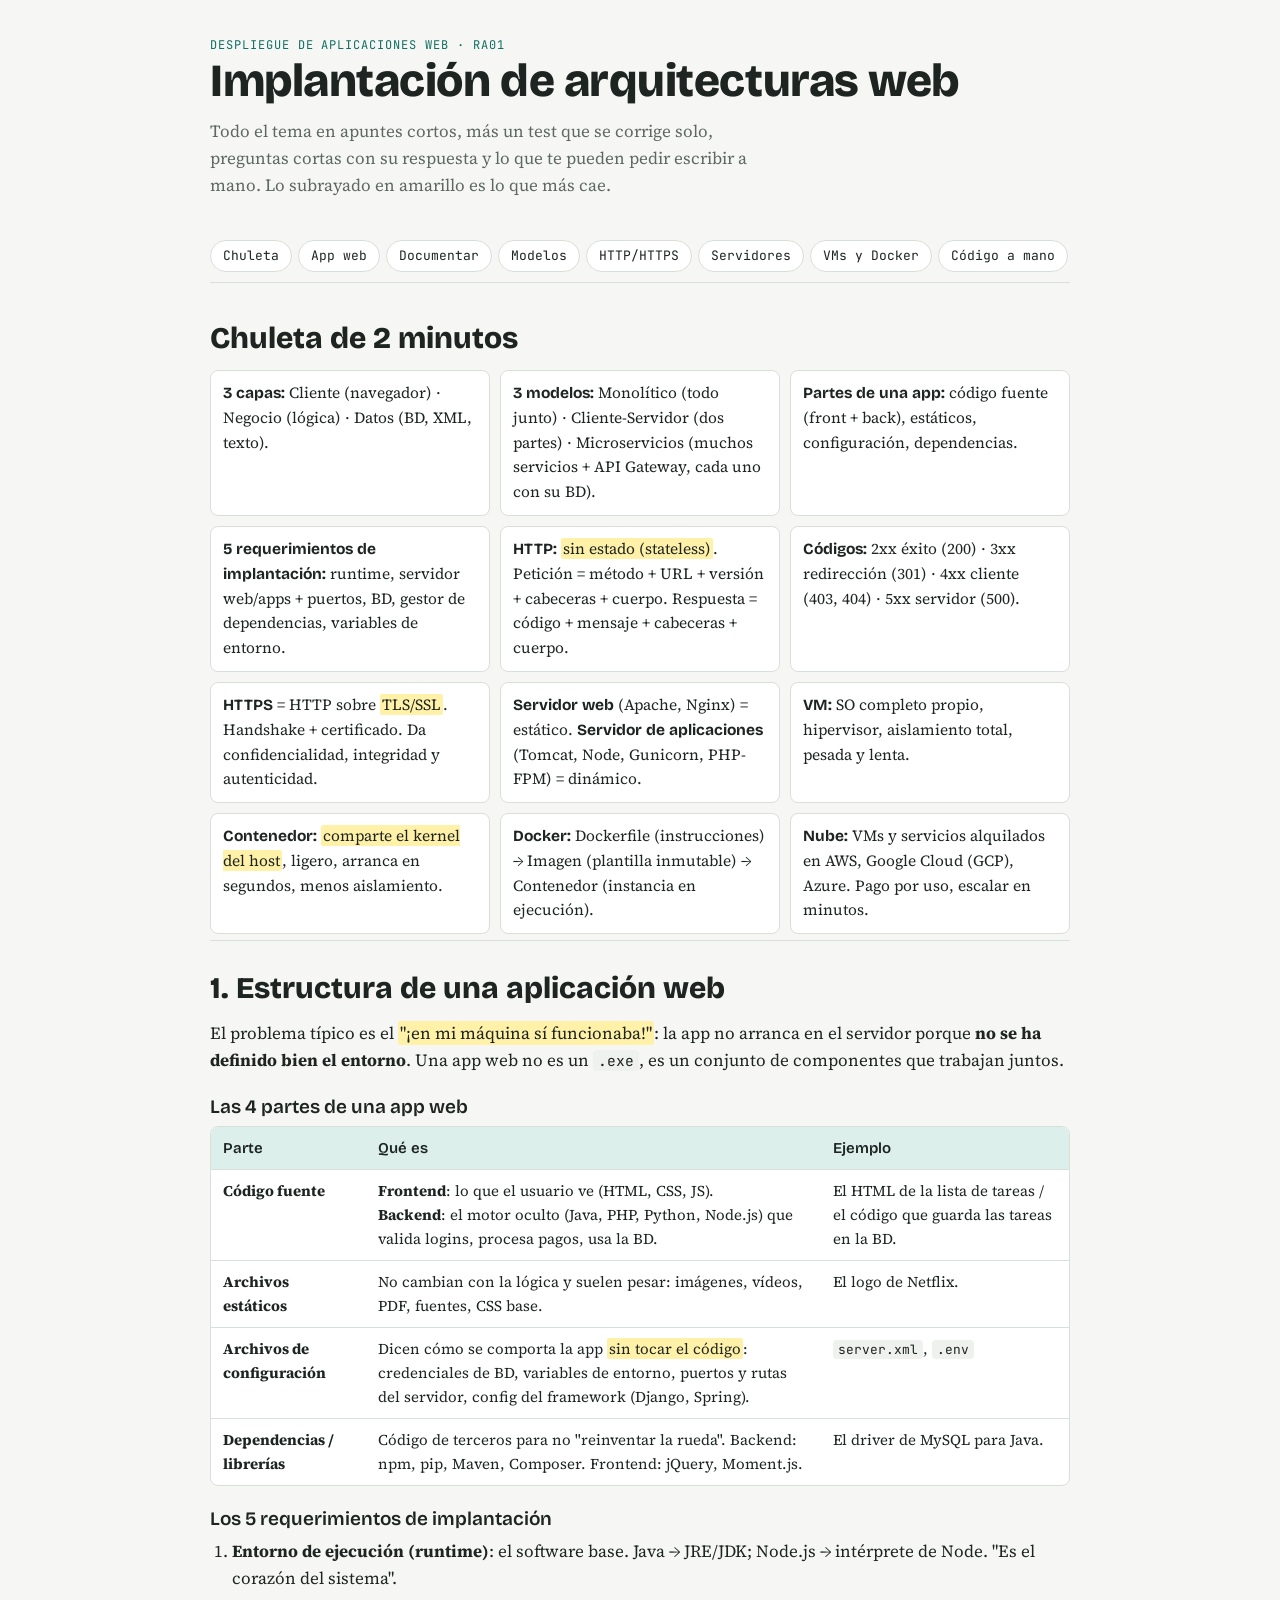
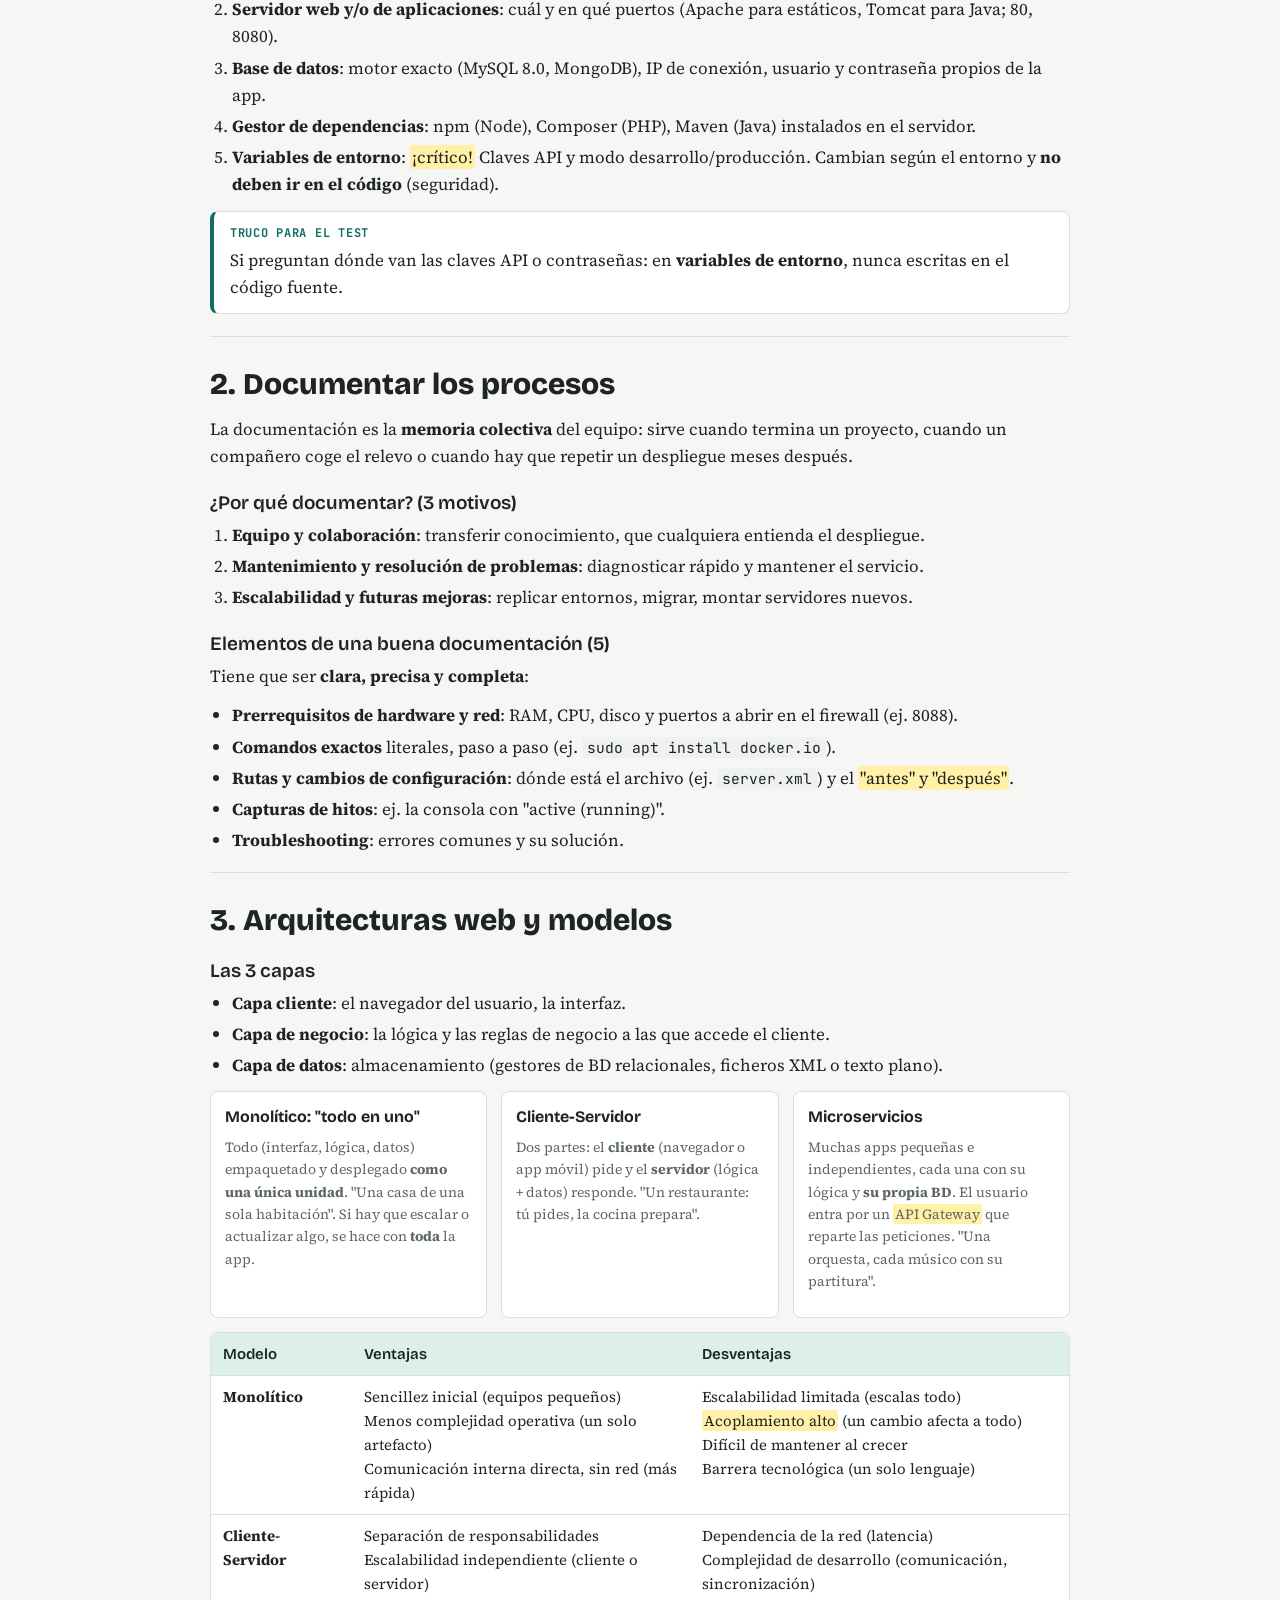
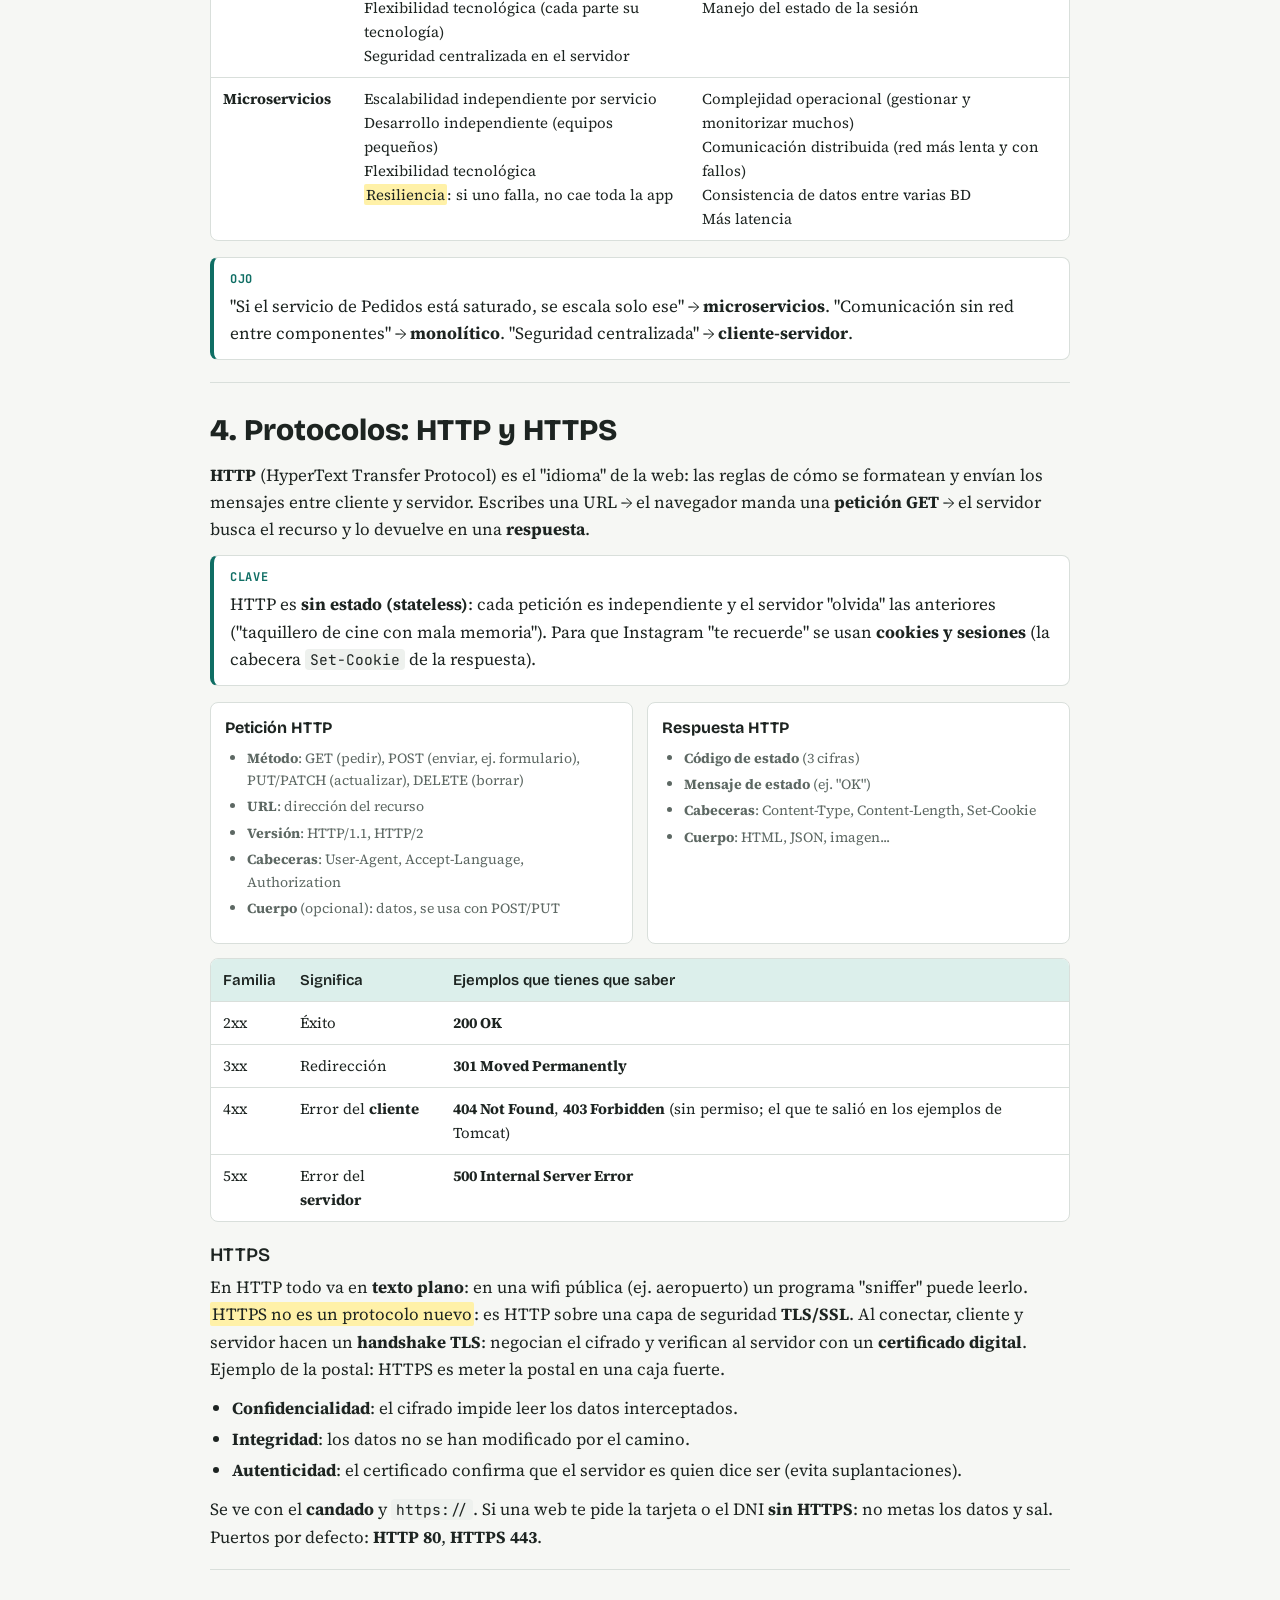
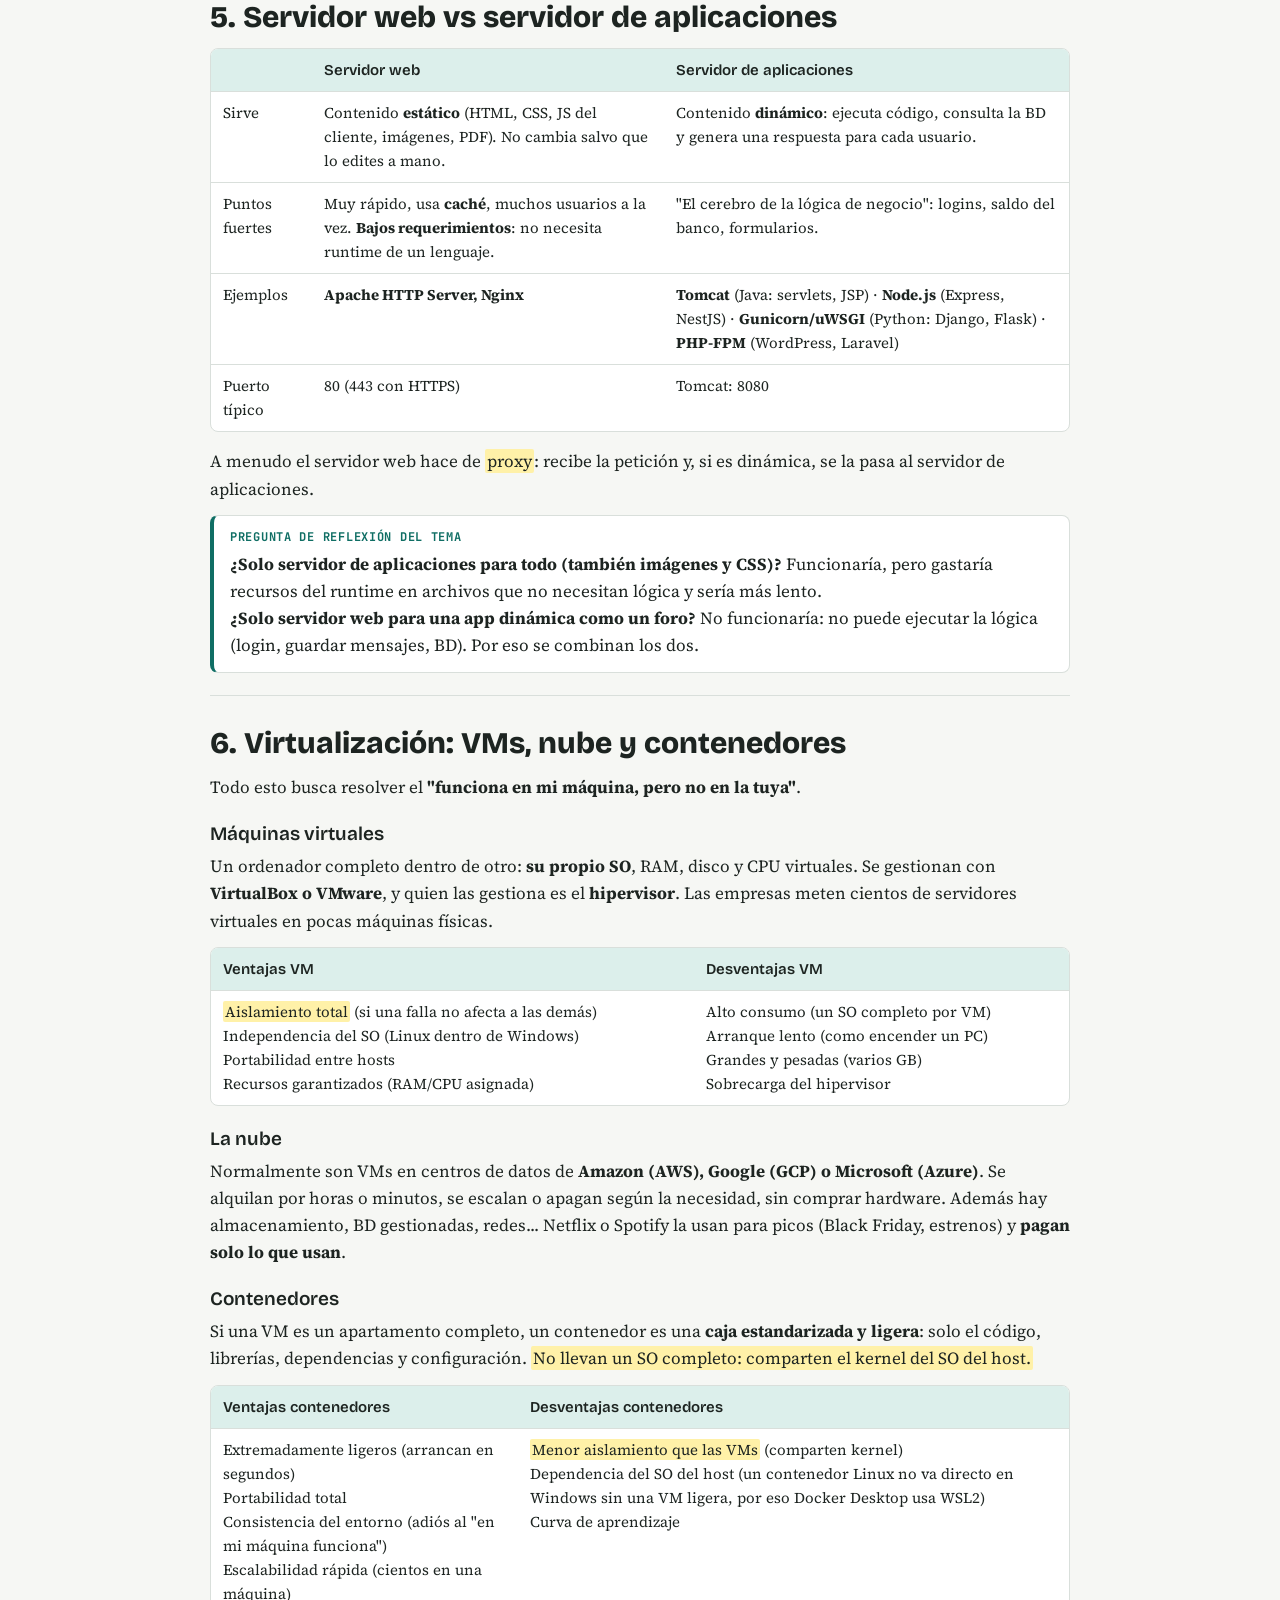
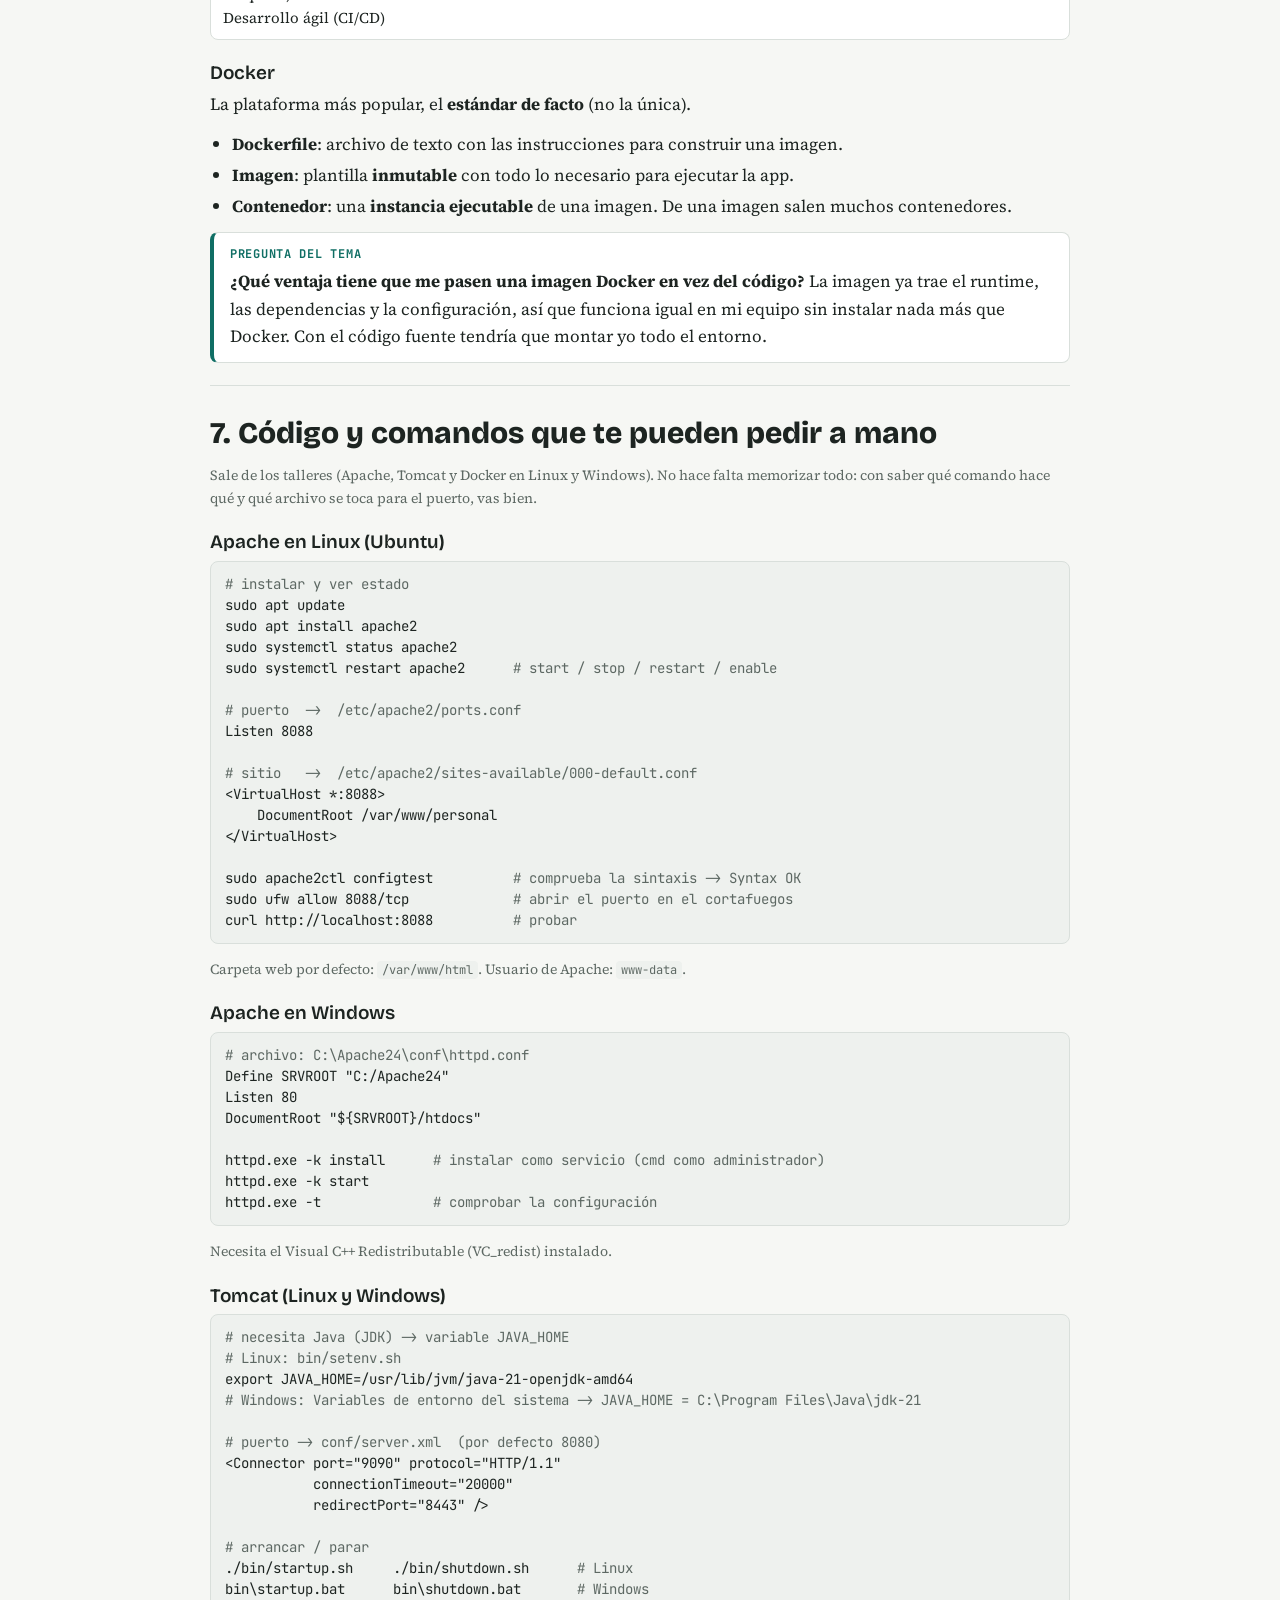
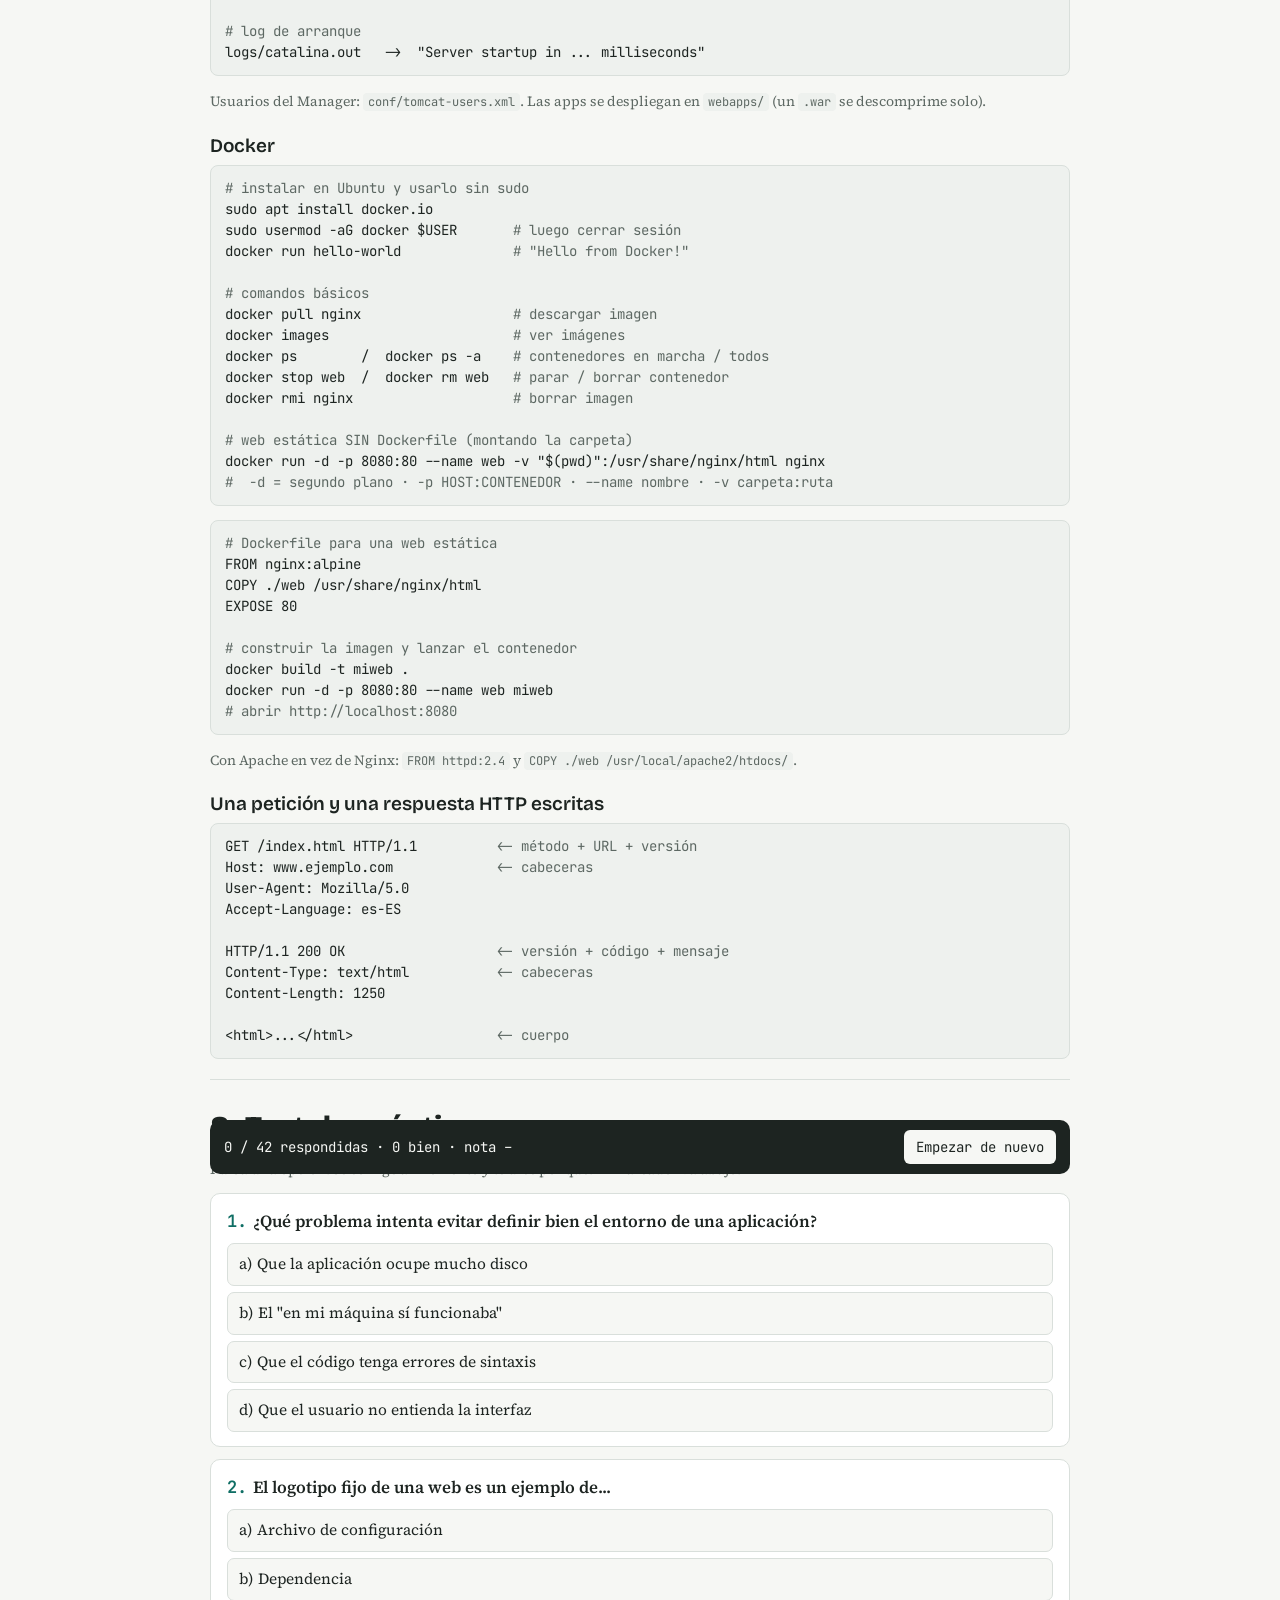
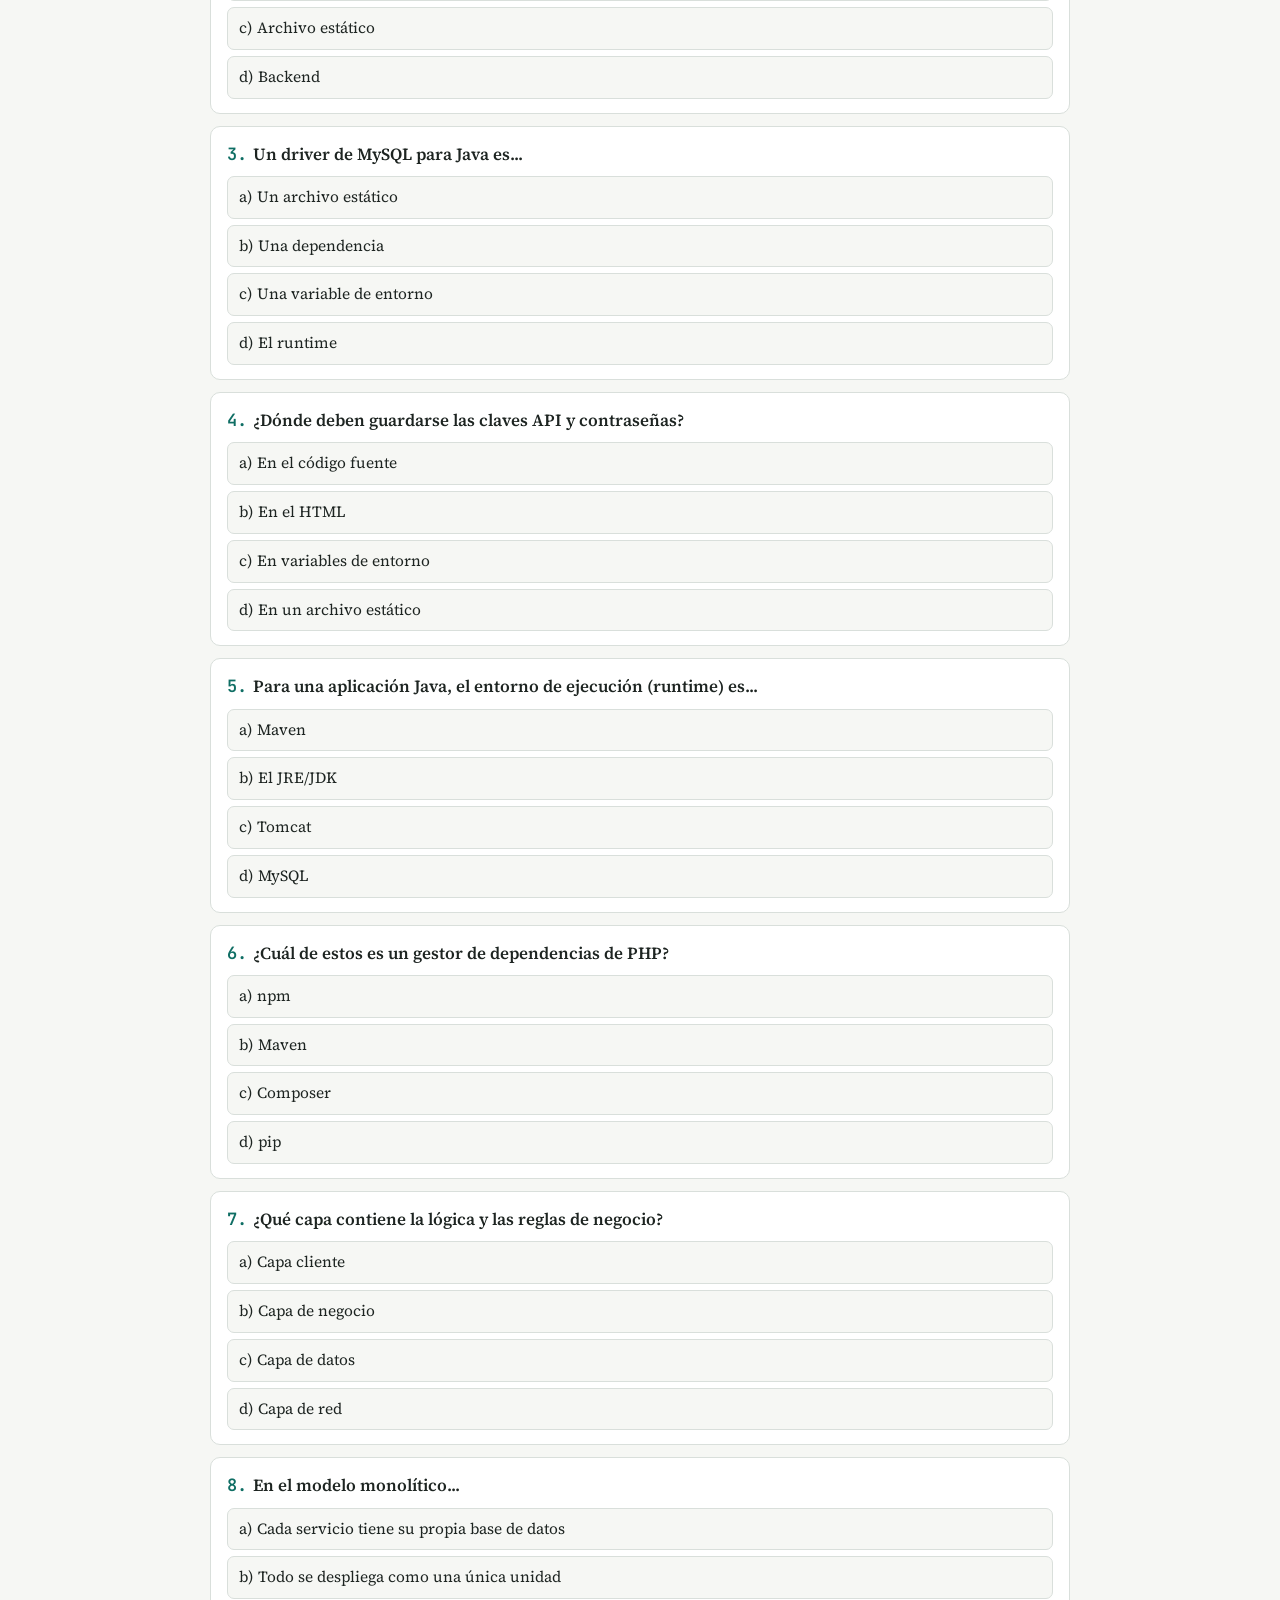
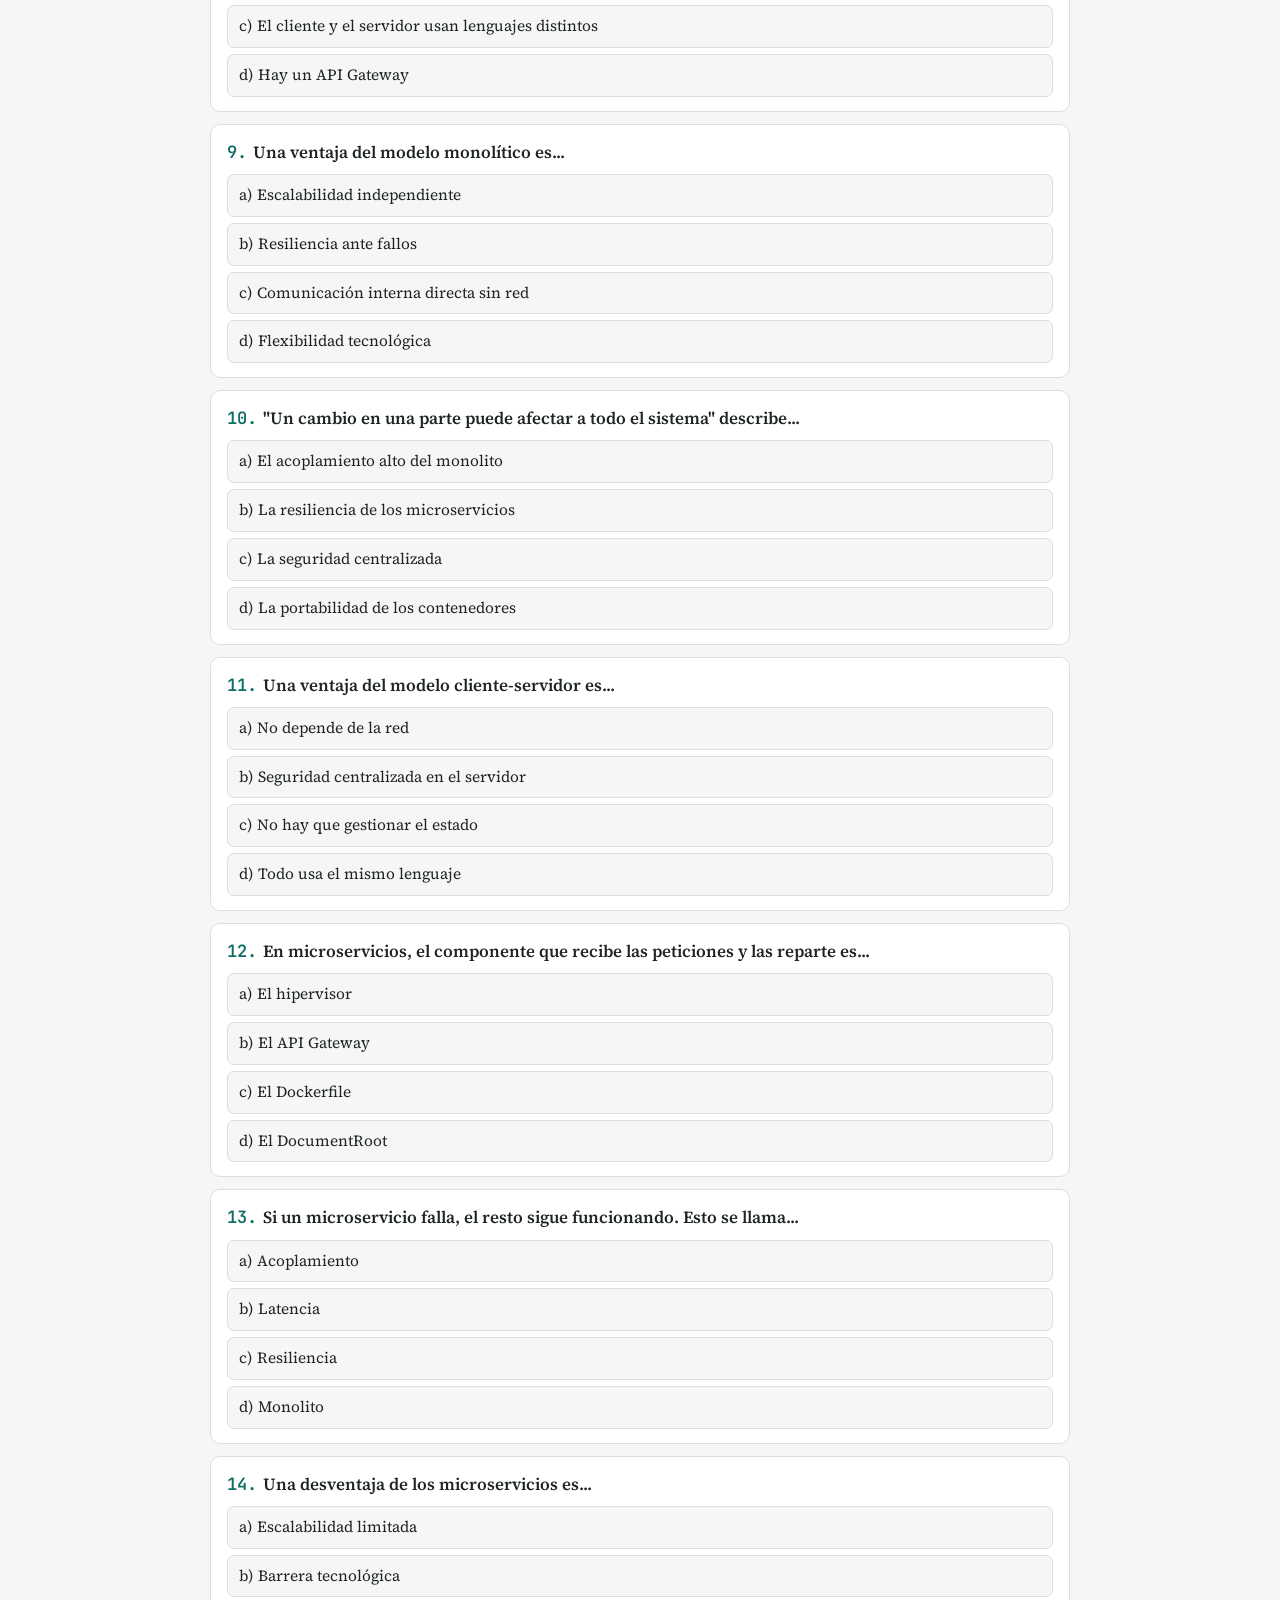
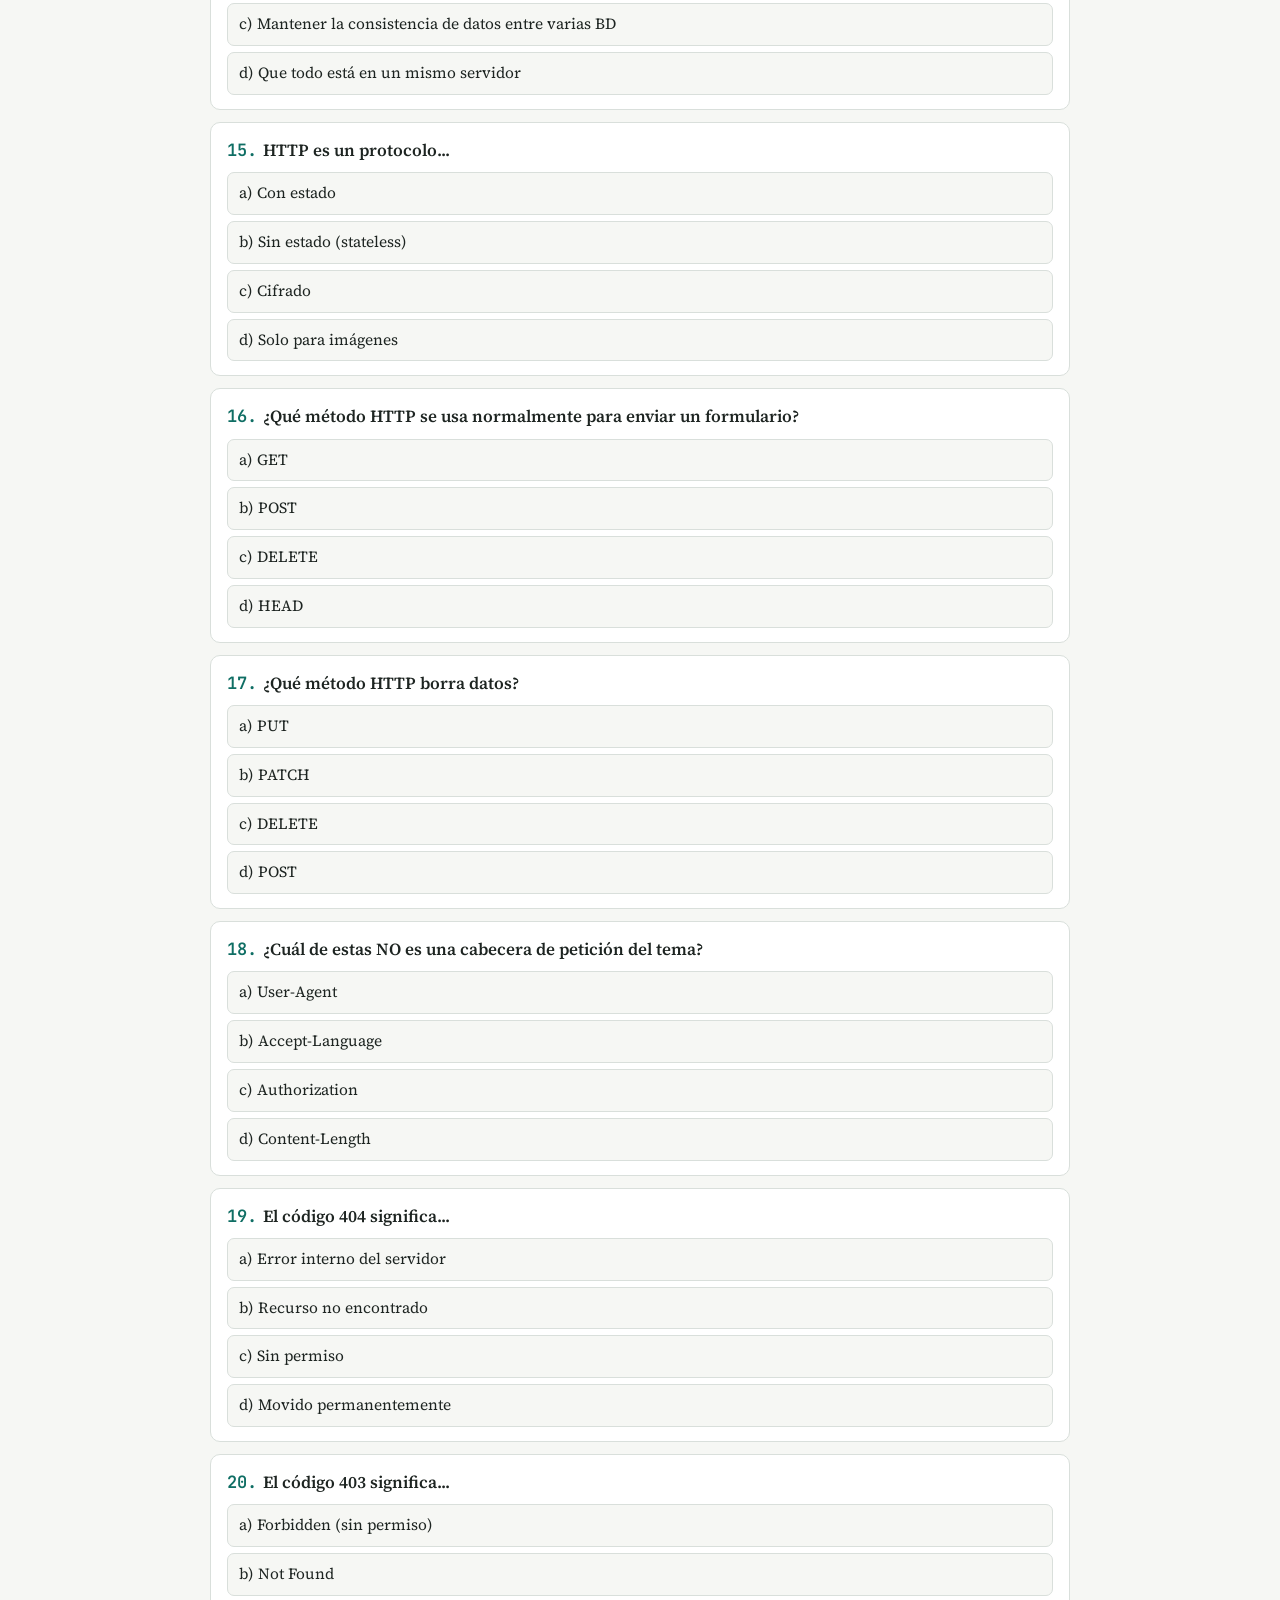
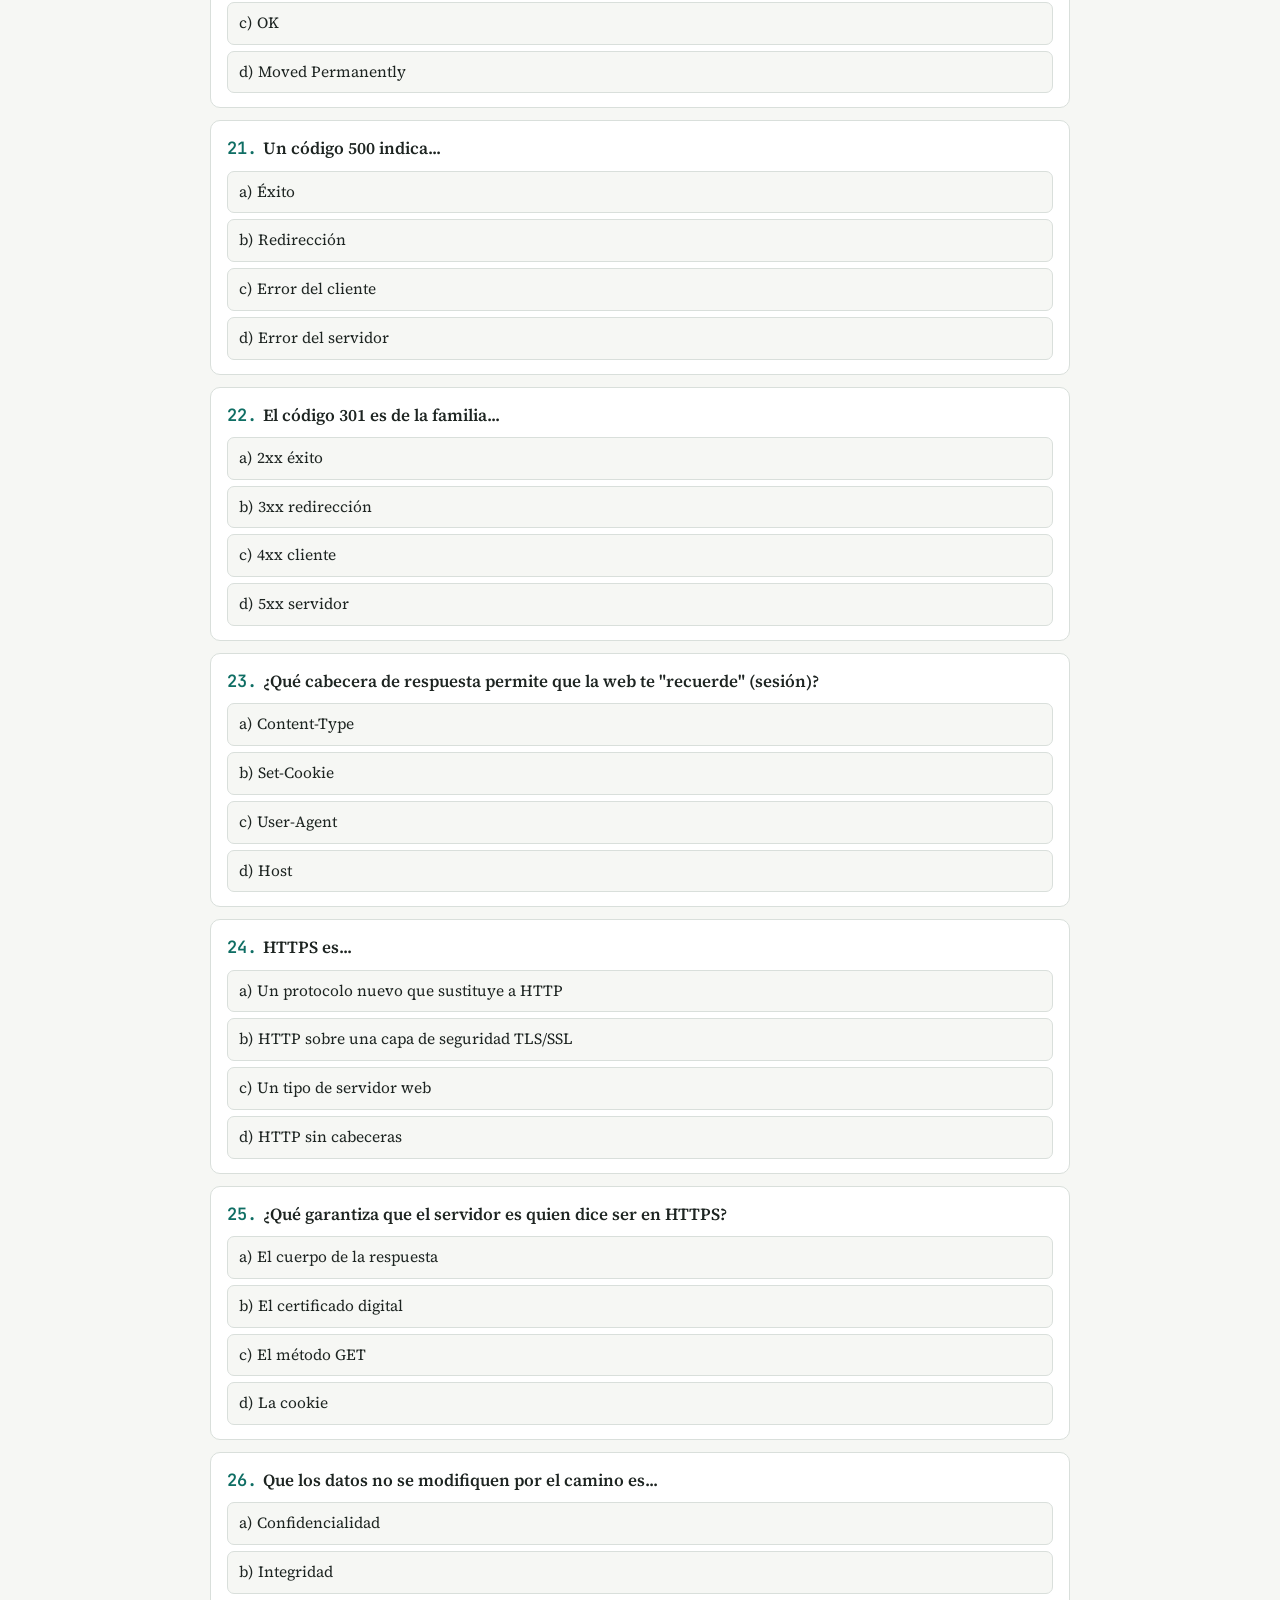
<file: DAW/apuntes/RA01-resumen.html>
<!doctype html><html><head><meta charset=utf8><meta name=viewport content="width=device-width,initial-scale=1,viewport-fit=cover"><style>:root{color-scheme:light;box-sizing:border-box;padding-top:env(safe-area-inset-top,0px);padding-bottom:env(safe-area-inset-bottom,0px)}html{scroll-padding-top:env(safe-area-inset-top,0px)}body{margin:0;padding:0;font:14px -apple-system,BlinkMacSystemFont,sans-serif;background:#fff;color:#000}img{max-width:100%}[hidden]:not([hidden=until-found i]){display:none!important}</style></head><body>
<title>Chuleta RA01 Despliegue</title>
<meta name="claude:viewport-fit-sides" content="cover">
<link rel="preconnect" href="https://fonts.googleapis.com">
<link rel="preconnect" href="https://fonts.gstatic.com" crossorigin>
<link rel="stylesheet" href="https://fonts.googleapis.com/css2?family=Bricolage+Grotesque:opsz,wght@12..96,600;12..96,800&family=Source+Serif+4:opsz,wght@8..60,400;8..60,600&family=JetBrains+Mono:wght@400;600&display=swap">
<style>
/* Layout: una columna de apuntes con índice fijo arriba; bloques "examen" marcados con tinta de subrayador */
:root{
  --bg:#f6f7f4; --paper:#ffffff; --ink:#1d2421; --muted:#5d6863; --line:#d9dfdb;
  --accent:#0f6e64; --accent-soft:#dcefeb; --mark:#fff1a8; --ok:#2f7d3b; --okbg:#e3f3e2; --bad:#b3362c; --badbg:#fbe6e3;
  --code:#eef1ee;
  --f-display:"Bricolage Grotesque",ui-sans-serif,system-ui,sans-serif;
  --f-body:"Source Serif 4",Georgia,"Times New Roman",serif;
  --f-mono:"JetBrains Mono",ui-monospace,Consolas,monospace;
}
@media (prefers-color-scheme: dark){:root:not([data-theme="light"]){
  --bg:#151a18; --paper:#1d2421; --ink:#e7ece9; --muted:#9aa6a0; --line:#334039;
  --accent:#5cc7b8; --accent-soft:#1f3a36; --mark:#5a4f12; --ok:#7fcf88; --okbg:#1f3523; --bad:#f08a80; --badbg:#3d2220; --code:#232c29; color-scheme:dark}}
:root[data-theme="dark"]{
  --bg:#151a18; --paper:#1d2421; --ink:#e7ece9; --muted:#9aa6a0; --line:#334039;
  --accent:#5cc7b8; --accent-soft:#1f3a36; --mark:#5a4f12; --ok:#7fcf88; --okbg:#1f3523; --bad:#f08a80; --badbg:#3d2220; --code:#232c29; color-scheme:dark}
*{box-sizing:border-box}
body{background:var(--bg);color:var(--ink);font-family:var(--f-body);font-size:17px;line-height:1.6;
  padding-left:max(16px,env(safe-area-inset-left,0px));padding-right:max(16px,env(safe-area-inset-right,0px));padding-block:0 64px}
body::before{content:"";position:fixed;inset:0 0 auto;height:env(safe-area-inset-top,0px);z-index:10;background:var(--bg)}
.wrap{max-width:860px;margin:0 auto}
h1,h2,h3{font-family:var(--f-display);line-height:1.15;text-wrap:balance;margin:0}
h1{font-size:clamp(30px,6vw,46px);font-weight:800;letter-spacing:-.01em}
h2{font-size:clamp(23px,4vw,30px);font-weight:800;margin-bottom:14px}
h3{font-size:19px;font-weight:600;margin:22px 0 8px}
p{margin:0 0 12px}
header.top{padding-block:36px 18px}
.eyebrow{font-family:var(--f-mono);font-size:12px;letter-spacing:.08em;text-transform:uppercase;color:var(--accent)}
.lead{color:var(--muted);max-width:62ch;margin-top:10px}
nav.toc{position:sticky;top:env(safe-area-inset-top,0px);z-index:5;background:var(--bg);border-bottom:1px solid var(--line);
  display:flex;gap:6px;overflow-x:auto;padding-block:10px;margin-bottom:8px}
nav.toc a{flex:none;font-family:var(--f-mono);font-size:13px;color:var(--ink);text-decoration:none;border:1px solid var(--line);border-radius:999px;padding:5px 12px;background:var(--paper)}
nav.toc a:hover,nav.toc a:focus-visible{border-color:var(--accent);color:var(--accent);outline:none}
section{padding-block:30px 6px;border-bottom:1px solid var(--line);scroll-margin-top:60px}
ul,ol{margin:0 0 12px;padding-left:22px}
li{margin-bottom:4px}
mark{background:var(--mark);color:inherit;padding:0 2px;border-radius:2px}
code{font-family:var(--f-mono);font-size:.86em;background:var(--code);padding:1px 5px;border-radius:4px}
pre{font-family:var(--f-mono);font-size:14px;line-height:1.5;background:var(--code);border:1px solid var(--line);border-radius:8px;padding:12px 14px;overflow-x:auto;margin:0 0 14px}
pre .c{color:var(--muted)}
.tablebox{overflow-x:auto;margin:0 0 16px;border:1px solid var(--line);border-radius:8px;background:var(--paper)}
table{border-collapse:collapse;width:100%;min-width:560px;font-size:15px}
th,td{text-align:left;vertical-align:top;padding:9px 12px;border-bottom:1px solid var(--line)}
th{font-family:var(--f-display);font-weight:600;background:var(--accent-soft)}
tr:last-child td{border-bottom:0}
.exam{background:var(--paper);border:1px solid var(--line);border-left:4px solid var(--accent);border-radius:8px;padding:12px 16px;margin:0 0 16px}
.exam b.tag{font-family:var(--f-mono);font-size:12px;letter-spacing:.06em;text-transform:uppercase;color:var(--accent);display:block;margin-bottom:4px}
.grid2{display:grid;grid-template-columns:repeat(auto-fit,minmax(240px,1fr));gap:14px;margin-bottom:14px}
.grid2>div{min-width:0;background:var(--paper);border:1px solid var(--line);border-radius:8px;padding:12px 14px}
.grid2 h4{font-family:var(--f-display);font-size:16px;margin:0 0 6px}
.cheat{display:grid;grid-template-columns:repeat(auto-fit,minmax(250px,1fr));gap:10px}
.cheat div{min-width:0;background:var(--paper);border:1px solid var(--line);border-radius:8px;padding:10px 12px;font-size:15.5px}
.cheat strong{font-family:var(--f-display)}
/* test */
.q{background:var(--paper);border:1px solid var(--line);border-radius:10px;padding:14px 16px;margin-bottom:12px}
.q .qt{font-weight:600;margin-bottom:8px}
.q .num{font-family:var(--f-mono);color:var(--accent);margin-right:6px}
.opts{display:grid;gap:6px}
.opts button{font:inherit;font-size:15.5px;text-align:left;color:var(--ink);background:var(--bg);border:1px solid var(--line);border-radius:7px;padding:8px 11px;cursor:pointer}
.opts button:hover:not(:disabled){border-color:var(--accent)}
.opts button:focus-visible{outline:2px solid var(--accent);outline-offset:2px}
.opts button:disabled{cursor:default}
.opts button.ok{background:var(--okbg);border-color:var(--ok);color:var(--ink)}
.opts button.bad{background:var(--badbg);border-color:var(--bad);color:var(--ink)}
.why{margin-top:8px;font-size:15px;color:var(--muted)}
.score{position:sticky;bottom:12px;display:flex;flex-wrap:wrap;gap:10px;align-items:center;justify-content:space-between;
  background:var(--ink);color:var(--bg);border-radius:10px;padding:10px 14px;margin-top:10px;font-family:var(--f-mono);font-size:14px}
.score button{font:inherit;background:var(--bg);color:var(--ink);border:0;border-radius:6px;padding:6px 12px;cursor:pointer}
details{background:var(--paper);border:1px solid var(--line);border-radius:8px;padding:10px 14px;margin-bottom:10px}
summary{cursor:pointer;font-weight:600}
summary:focus-visible{outline:2px solid var(--accent);outline-offset:3px}
details[open] summary{margin-bottom:8px}
.small{font-size:14px;color:var(--muted)}
@media (prefers-reduced-motion: reduce){*{scroll-behavior:auto!important}}
html{scroll-behavior:smooth}
</style>

<div class="wrap">
<header class="top">
  <div class="eyebrow">Despliegue de Aplicaciones Web · RA01</div>
  <h1>Implantación de arquitecturas web</h1>
  <p class="lead">Todo el tema en apuntes cortos, más un test que se corrige solo, preguntas cortas con su respuesta y lo que te pueden pedir escribir a mano. Lo subrayado en amarillo es lo que más cae.</p>
</header>

<nav class="toc" aria-label="Secciones">
  <a href="#chuleta">Chuleta</a><a href="#app">App web</a><a href="#doc">Documentar</a><a href="#modelos">Modelos</a>
  <a href="#http">HTTP/HTTPS</a><a href="#servidores">Servidores</a><a href="#virtual">VMs y Docker</a>
  <a href="#codigo">Código a mano</a><a href="#test">Test</a><a href="#cortas">Preg. cortas</a>
</nav>

<section id="chuleta">
  <h2>Chuleta de 2 minutos</h2>
  <div class="cheat">
    <div><strong>3 capas:</strong> Cliente (navegador) · Negocio (lógica) · Datos (BD, XML, texto).</div>
    <div><strong>3 modelos:</strong> Monolítico (todo junto) · Cliente-Servidor (dos partes) · Microservicios (muchos servicios + API Gateway, cada uno con su BD).</div>
    <div><strong>Partes de una app:</strong> código fuente (front + back), estáticos, configuración, dependencias.</div>
    <div><strong>5 requerimientos de implantación:</strong> runtime, servidor web/apps + puertos, BD, gestor de dependencias, variables de entorno.</div>
    <div><strong>HTTP:</strong> <mark>sin estado (stateless)</mark>. Petición = método + URL + versión + cabeceras + cuerpo. Respuesta = código + mensaje + cabeceras + cuerpo.</div>
    <div><strong>Códigos:</strong> 2xx éxito (200) · 3xx redirección (301) · 4xx cliente (403, 404) · 5xx servidor (500).</div>
    <div><strong>HTTPS</strong> = HTTP sobre <mark>TLS/SSL</mark>. Handshake + certificado. Da confidencialidad, integridad y autenticidad.</div>
    <div><strong>Servidor web</strong> (Apache, Nginx) = estático. <strong>Servidor de aplicaciones</strong> (Tomcat, Node, Gunicorn, PHP-FPM) = dinámico.</div>
    <div><strong>VM:</strong> SO completo propio, hipervisor, aislamiento total, pesada y lenta.</div>
    <div><strong>Contenedor:</strong> <mark>comparte el kernel del host</mark>, ligero, arranca en segundos, menos aislamiento.</div>
    <div><strong>Docker:</strong> Dockerfile (instrucciones) → Imagen (plantilla inmutable) → Contenedor (instancia en ejecución).</div>
    <div><strong>Nube:</strong> VMs y servicios alquilados en AWS, Google Cloud (GCP), Azure. Pago por uso, escalar en minutos.</div>
  </div>
</section>

<section id="app">
  <h2>1. Estructura de una aplicación web</h2>
  <p>El problema típico es el <mark>"¡en mi máquina sí funcionaba!"</mark>: la app no arranca en el servidor porque <strong>no se ha definido bien el entorno</strong>. Una app web no es un <code>.exe</code>, es un conjunto de componentes que trabajan juntos.</p>
  <h3>Las 4 partes de una app web</h3>
  <div class="tablebox"><table>
    <tr><th>Parte</th><th>Qué es</th><th>Ejemplo</th></tr>
    <tr><td><strong>Código fuente</strong></td><td><strong>Frontend</strong>: lo que el usuario ve (HTML, CSS, JS).<br><strong>Backend</strong>: el motor oculto (Java, PHP, Python, Node.js) que valida logins, procesa pagos, usa la BD.</td><td>El HTML de la lista de tareas / el código que guarda las tareas en la BD.</td></tr>
    <tr><td><strong>Archivos estáticos</strong></td><td>No cambian con la lógica y suelen pesar: imágenes, vídeos, PDF, fuentes, CSS base.</td><td>El logo de Netflix.</td></tr>
    <tr><td><strong>Archivos de configuración</strong></td><td>Dicen cómo se comporta la app <mark>sin tocar el código</mark>: credenciales de BD, variables de entorno, puertos y rutas del servidor, config del framework (Django, Spring).</td><td><code>server.xml</code>, <code>.env</code></td></tr>
    <tr><td><strong>Dependencias / librerías</strong></td><td>Código de terceros para no "reinventar la rueda". Backend: npm, pip, Maven, Composer. Frontend: jQuery, Moment.js.</td><td>El driver de MySQL para Java.</td></tr>
  </table></div>

  <h3>Los 5 requerimientos de implantación</h3>
  <ol>
    <li><strong>Entorno de ejecución (runtime)</strong>: el software base. Java → JRE/JDK; Node.js → intérprete de Node. "Es el corazón del sistema".</li>
    <li><strong>Servidor web y/o de aplicaciones</strong>: cuál y en qué puertos (Apache para estáticos, Tomcat para Java; 80, 8080).</li>
    <li><strong>Base de datos</strong>: motor exacto (MySQL 8.0, MongoDB), IP de conexión, usuario y contraseña propios de la app.</li>
    <li><strong>Gestor de dependencias</strong>: npm (Node), Composer (PHP), Maven (Java) instalados en el servidor.</li>
    <li><strong>Variables de entorno</strong>: <mark>¡crítico!</mark> Claves API y modo desarrollo/producción. Cambian según el entorno y <strong>no deben ir en el código</strong> (seguridad).</li>
  </ol>
  <div class="exam"><b class="tag">Truco para el test</b>Si preguntan dónde van las claves API o contraseñas: en <strong>variables de entorno</strong>, nunca escritas en el código fuente.</div>
</section>

<section id="doc">
  <h2>2. Documentar los procesos</h2>
  <p>La documentación es la <strong>memoria colectiva</strong> del equipo: sirve cuando termina un proyecto, cuando un compañero coge el relevo o cuando hay que repetir un despliegue meses después.</p>
  <h3>¿Por qué documentar? (3 motivos)</h3>
  <ol>
    <li><strong>Equipo y colaboración</strong>: transferir conocimiento, que cualquiera entienda el despliegue.</li>
    <li><strong>Mantenimiento y resolución de problemas</strong>: diagnosticar rápido y mantener el servicio.</li>
    <li><strong>Escalabilidad y futuras mejoras</strong>: replicar entornos, migrar, montar servidores nuevos.</li>
  </ol>
  <h3>Elementos de una buena documentación (5)</h3>
  <p>Tiene que ser <strong>clara, precisa y completa</strong>:</p>
  <ul>
    <li><strong>Prerrequisitos de hardware y red</strong>: RAM, CPU, disco y puertos a abrir en el firewall (ej. 8088).</li>
    <li><strong>Comandos exactos</strong> literales, paso a paso (ej. <code>sudo apt install docker.io</code>).</li>
    <li><strong>Rutas y cambios de configuración</strong>: dónde está el archivo (ej. <code>server.xml</code>) y el <mark>"antes" y "después"</mark>.</li>
    <li><strong>Capturas de hitos</strong>: ej. la consola con "active (running)".</li>
    <li><strong>Troubleshooting</strong>: errores comunes y su solución.</li>
  </ul>
</section>

<section id="modelos">
  <h2>3. Arquitecturas web y modelos</h2>
  <h3>Las 3 capas</h3>
  <ul>
    <li><strong>Capa cliente</strong>: el navegador del usuario, la interfaz.</li>
    <li><strong>Capa de negocio</strong>: la lógica y las reglas de negocio a las que accede el cliente.</li>
    <li><strong>Capa de datos</strong>: almacenamiento (gestores de BD relacionales, ficheros XML o texto plano).</li>
  </ul>

  <div class="grid2">
    <div><h4>Monolítico: "todo en uno"</h4><p class="small">Todo (interfaz, lógica, datos) empaquetado y desplegado <strong>como una única unidad</strong>. "Una casa de una sola habitación". Si hay que escalar o actualizar algo, se hace con <strong>toda</strong> la app.</p></div>
    <div><h4>Cliente-Servidor</h4><p class="small">Dos partes: el <strong>cliente</strong> (navegador o app móvil) pide y el <strong>servidor</strong> (lógica + datos) responde. "Un restaurante: tú pides, la cocina prepara".</p></div>
    <div><h4>Microservicios</h4><p class="small">Muchas apps pequeñas e independientes, cada una con su lógica y <strong>su propia BD</strong>. El usuario entra por un <mark>API Gateway</mark> que reparte las peticiones. "Una orquesta, cada músico con su partitura".</p></div>
  </div>

  <div class="tablebox"><table>
    <tr><th>Modelo</th><th>Ventajas</th><th>Desventajas</th></tr>
    <tr><td><strong>Monolítico</strong></td>
      <td>Sencillez inicial (equipos pequeños)<br>Menos complejidad operativa (un solo artefacto)<br>Comunicación interna directa, sin red (más rápida)</td>
      <td>Escalabilidad limitada (escalas todo)<br><mark>Acoplamiento alto</mark> (un cambio afecta a todo)<br>Difícil de mantener al crecer<br>Barrera tecnológica (un solo lenguaje)</td></tr>
    <tr><td><strong>Cliente-Servidor</strong></td>
      <td>Separación de responsabilidades<br>Escalabilidad independiente (cliente o servidor)<br>Flexibilidad tecnológica (cada parte su tecnología)<br>Seguridad centralizada en el servidor</td>
      <td>Dependencia de la red (latencia)<br>Complejidad de desarrollo (comunicación, sincronización)<br>Manejo del estado de la sesión</td></tr>
    <tr><td><strong>Microservicios</strong></td>
      <td>Escalabilidad independiente por servicio<br>Desarrollo independiente (equipos pequeños)<br>Flexibilidad tecnológica<br><mark>Resiliencia</mark>: si uno falla, no cae toda la app</td>
      <td>Complejidad operacional (gestionar y monitorizar muchos)<br>Comunicación distribuida (red más lenta y con fallos)<br>Consistencia de datos entre varias BD<br>Más latencia</td></tr>
  </table></div>
  <div class="exam"><b class="tag">Ojo</b>"Si el servicio de Pedidos está saturado, se escala solo ese" → <strong>microservicios</strong>. "Comunicación sin red entre componentes" → <strong>monolítico</strong>. "Seguridad centralizada" → <strong>cliente-servidor</strong>.</div>
</section>

<section id="http">
  <h2>4. Protocolos: HTTP y HTTPS</h2>
  <p><strong>HTTP</strong> (HyperText Transfer Protocol) es el "idioma" de la web: las reglas de cómo se formatean y envían los mensajes entre cliente y servidor. Escribes una URL → el navegador manda una <strong>petición GET</strong> → el servidor busca el recurso y lo devuelve en una <strong>respuesta</strong>.</p>
  <div class="exam"><b class="tag">Clave</b>HTTP es <strong>sin estado (stateless)</strong>: cada petición es independiente y el servidor "olvida" las anteriores ("taquillero de cine con mala memoria"). Para que Instagram "te recuerde" se usan <strong>cookies y sesiones</strong> (la cabecera <code>Set-Cookie</code> de la respuesta).</div>

  <div class="grid2">
    <div><h4>Petición HTTP</h4>
      <ul class="small">
        <li><strong>Método</strong>: GET (pedir), POST (enviar, ej. formulario), PUT/PATCH (actualizar), DELETE (borrar)</li>
        <li><strong>URL</strong>: dirección del recurso</li>
        <li><strong>Versión</strong>: HTTP/1.1, HTTP/2</li>
        <li><strong>Cabeceras</strong>: User-Agent, Accept-Language, Authorization</li>
        <li><strong>Cuerpo</strong> (opcional): datos, se usa con POST/PUT</li>
      </ul></div>
    <div><h4>Respuesta HTTP</h4>
      <ul class="small">
        <li><strong>Código de estado</strong> (3 cifras)</li>
        <li><strong>Mensaje de estado</strong> (ej. "OK")</li>
        <li><strong>Cabeceras</strong>: Content-Type, Content-Length, Set-Cookie</li>
        <li><strong>Cuerpo</strong>: HTML, JSON, imagen...</li>
      </ul></div>
  </div>
  <div class="tablebox"><table>
    <tr><th>Familia</th><th>Significa</th><th>Ejemplos que tienes que saber</th></tr>
    <tr><td>2xx</td><td>Éxito</td><td><strong>200 OK</strong></td></tr>
    <tr><td>3xx</td><td>Redirección</td><td><strong>301 Moved Permanently</strong></td></tr>
    <tr><td>4xx</td><td>Error del <strong>cliente</strong></td><td><strong>404 Not Found</strong>, <strong>403 Forbidden</strong> (sin permiso; el que te salió en los ejemplos de Tomcat)</td></tr>
    <tr><td>5xx</td><td>Error del <strong>servidor</strong></td><td><strong>500 Internal Server Error</strong></td></tr>
  </table></div>

  <h3>HTTPS</h3>
  <p>En HTTP todo va en <strong>texto plano</strong>: en una wifi pública (ej. aeropuerto) un programa "sniffer" puede leerlo. <mark>HTTPS no es un protocolo nuevo</mark>: es HTTP sobre una capa de seguridad <strong>TLS/SSL</strong>. Al conectar, cliente y servidor hacen un <strong>handshake TLS</strong>: negocian el cifrado y verifican al servidor con un <strong>certificado digital</strong>. Ejemplo de la postal: HTTPS es meter la postal en una caja fuerte.</p>
  <ul>
    <li><strong>Confidencialidad</strong>: el cifrado impide leer los datos interceptados.</li>
    <li><strong>Integridad</strong>: los datos no se han modificado por el camino.</li>
    <li><strong>Autenticidad</strong>: el certificado confirma que el servidor es quien dice ser (evita suplantaciones).</li>
  </ul>
  <p>Se ve con el <strong>candado</strong> y <code>https://</code>. Si una web te pide la tarjeta o el DNI <strong>sin HTTPS</strong>: no metas los datos y sal. Puertos por defecto: <strong>HTTP 80</strong>, <strong>HTTPS 443</strong>.</p>
</section>

<section id="servidores">
  <h2>5. Servidor web vs servidor de aplicaciones</h2>
  <div class="tablebox"><table>
    <tr><th></th><th>Servidor web</th><th>Servidor de aplicaciones</th></tr>
    <tr><td>Sirve</td><td>Contenido <strong>estático</strong> (HTML, CSS, JS del cliente, imágenes, PDF). No cambia salvo que lo edites a mano.</td><td>Contenido <strong>dinámico</strong>: ejecuta código, consulta la BD y genera una respuesta para cada usuario.</td></tr>
    <tr><td>Puntos fuertes</td><td>Muy rápido, usa <strong>caché</strong>, muchos usuarios a la vez. <strong>Bajos requerimientos</strong>: no necesita runtime de un lenguaje.</td><td>"El cerebro de la lógica de negocio": logins, saldo del banco, formularios.</td></tr>
    <tr><td>Ejemplos</td><td><strong>Apache HTTP Server, Nginx</strong></td><td><strong>Tomcat</strong> (Java: servlets, JSP) · <strong>Node.js</strong> (Express, NestJS) · <strong>Gunicorn/uWSGI</strong> (Python: Django, Flask) · <strong>PHP-FPM</strong> (WordPress, Laravel)</td></tr>
    <tr><td>Puerto típico</td><td>80 (443 con HTTPS)</td><td>Tomcat: 8080</td></tr>
  </table></div>
  <p>A menudo el servidor web hace de <mark>proxy</mark>: recibe la petición y, si es dinámica, se la pasa al servidor de aplicaciones.</p>
  <div class="exam"><b class="tag">Pregunta de reflexión del tema</b><strong>¿Solo servidor de aplicaciones para todo (también imágenes y CSS)?</strong> Funcionaría, pero gastaría recursos del runtime en archivos que no necesitan lógica y sería más lento.<br><strong>¿Solo servidor web para una app dinámica como un foro?</strong> No funcionaría: no puede ejecutar la lógica (login, guardar mensajes, BD). Por eso se combinan los dos.</div>
</section>

<section id="virtual">
  <h2>6. Virtualización: VMs, nube y contenedores</h2>
  <p>Todo esto busca resolver el <strong>"funciona en mi máquina, pero no en la tuya"</strong>.</p>
  <h3>Máquinas virtuales</h3>
  <p>Un ordenador completo dentro de otro: <strong>su propio SO</strong>, RAM, disco y CPU virtuales. Se gestionan con <strong>VirtualBox o VMware</strong>, y quien las gestiona es el <strong>hipervisor</strong>. Las empresas meten cientos de servidores virtuales en pocas máquinas físicas.</p>
  <div class="tablebox"><table>
    <tr><th>Ventajas VM</th><th>Desventajas VM</th></tr>
    <tr><td><mark>Aislamiento total</mark> (si una falla no afecta a las demás)<br>Independencia del SO (Linux dentro de Windows)<br>Portabilidad entre hosts<br>Recursos garantizados (RAM/CPU asignada)</td>
        <td>Alto consumo (un SO completo por VM)<br>Arranque lento (como encender un PC)<br>Grandes y pesadas (varios GB)<br>Sobrecarga del hipervisor</td></tr>
  </table></div>
  <h3>La nube</h3>
  <p>Normalmente son VMs en centros de datos de <strong>Amazon (AWS), Google (GCP) o Microsoft (Azure)</strong>. Se alquilan por horas o minutos, se escalan o apagan según la necesidad, sin comprar hardware. Además hay almacenamiento, BD gestionadas, redes... Netflix o Spotify la usan para picos (Black Friday, estrenos) y <strong>pagan solo lo que usan</strong>.</p>
  <h3>Contenedores</h3>
  <p>Si una VM es un apartamento completo, un contenedor es una <strong>caja estandarizada y ligera</strong>: solo el código, librerías, dependencias y configuración. <mark>No llevan un SO completo: comparten el kernel del SO del host.</mark></p>
  <div class="tablebox"><table>
    <tr><th>Ventajas contenedores</th><th>Desventajas contenedores</th></tr>
    <tr><td>Extremadamente ligeros (arrancan en segundos)<br>Portabilidad total<br>Consistencia del entorno (adiós al "en mi máquina funciona")<br>Escalabilidad rápida (cientos en una máquina)<br>Desarrollo ágil (CI/CD)</td>
        <td><mark>Menor aislamiento que las VMs</mark> (comparten kernel)<br>Dependencia del SO del host (un contenedor Linux no va directo en Windows sin una VM ligera, por eso Docker Desktop usa WSL2)<br>Curva de aprendizaje</td></tr>
  </table></div>
  <h3>Docker</h3>
  <p>La plataforma más popular, el <strong>estándar de facto</strong> (no la única).</p>
  <ul>
    <li><strong>Dockerfile</strong>: archivo de texto con las instrucciones para construir una imagen.</li>
    <li><strong>Imagen</strong>: plantilla <strong>inmutable</strong> con todo lo necesario para ejecutar la app.</li>
    <li><strong>Contenedor</strong>: una <strong>instancia ejecutable</strong> de una imagen. De una imagen salen muchos contenedores.</li>
  </ul>
  <div class="exam"><b class="tag">Pregunta del tema</b><strong>¿Qué ventaja tiene que me pasen una imagen Docker en vez del código?</strong> La imagen ya trae el runtime, las dependencias y la configuración, así que funciona igual en mi equipo sin instalar nada más que Docker. Con el código fuente tendría que montar yo todo el entorno.</div>
</section>

<section id="codigo">
  <h2>7. Código y comandos que te pueden pedir a mano</h2>
  <p class="small">Sale de los talleres (Apache, Tomcat y Docker en Linux y Windows). No hace falta memorizar todo: con saber qué comando hace qué y qué archivo se toca para el puerto, vas bien.</p>

  <h3>Apache en Linux (Ubuntu)</h3>
<pre><span class="c"># instalar y ver estado</span>
sudo apt update
sudo apt install apache2
sudo systemctl status apache2
sudo systemctl restart apache2      <span class="c"># start / stop / restart / enable</span>

<span class="c"># puerto  ->  /etc/apache2/ports.conf</span>
Listen 8088

<span class="c"># sitio   ->  /etc/apache2/sites-available/000-default.conf</span>
&lt;VirtualHost *:8088&gt;
    DocumentRoot /var/www/personal
&lt;/VirtualHost&gt;

sudo apache2ctl configtest          <span class="c"># comprueba la sintaxis -&gt; Syntax OK</span>
sudo ufw allow 8088/tcp             <span class="c"># abrir el puerto en el cortafuegos</span>
curl http://localhost:8088          <span class="c"># probar</span></pre>
  <p class="small">Carpeta web por defecto: <code>/var/www/html</code>. Usuario de Apache: <code>www-data</code>.</p>

  <h3>Apache en Windows</h3>
<pre><span class="c"># archivo: C:\Apache24\conf\httpd.conf</span>
Define SRVROOT "C:/Apache24"
Listen 80
DocumentRoot "${SRVROOT}/htdocs"

httpd.exe -k install      <span class="c"># instalar como servicio (cmd como administrador)</span>
httpd.exe -k start
httpd.exe -t              <span class="c"># comprobar la configuración</span></pre>
  <p class="small">Necesita el Visual C++ Redistributable (VC_redist) instalado.</p>

  <h3>Tomcat (Linux y Windows)</h3>
<pre><span class="c"># necesita Java (JDK) -&gt; variable JAVA_HOME</span>
<span class="c"># Linux: bin/setenv.sh</span>
export JAVA_HOME=/usr/lib/jvm/java-21-openjdk-amd64
<span class="c"># Windows: Variables de entorno del sistema -&gt; JAVA_HOME = C:\Program Files\Java\jdk-21</span>

<span class="c"># puerto -&gt; conf/server.xml  (por defecto 8080)</span>
&lt;Connector port="9090" protocol="HTTP/1.1"
           connectionTimeout="20000"
           redirectPort="8443" /&gt;

<span class="c"># arrancar / parar</span>
./bin/startup.sh     ./bin/shutdown.sh      <span class="c"># Linux</span>
bin\startup.bat      bin\shutdown.bat       <span class="c"># Windows</span>

<span class="c"># log de arranque</span>
logs/catalina.out   -&gt;  "Server startup in ... milliseconds"</pre>
  <p class="small">Usuarios del Manager: <code>conf/tomcat-users.xml</code>. Las apps se despliegan en <code>webapps/</code> (un <code>.war</code> se descomprime solo).</p>

  <h3>Docker</h3>
<pre><span class="c"># instalar en Ubuntu y usarlo sin sudo</span>
sudo apt install docker.io
sudo usermod -aG docker $USER       <span class="c"># luego cerrar sesión</span>
docker run hello-world              <span class="c"># "Hello from Docker!"</span>

<span class="c"># comandos básicos</span>
docker pull nginx                   <span class="c"># descargar imagen</span>
docker images                       <span class="c"># ver imágenes</span>
docker ps        /  docker ps -a    <span class="c"># contenedores en marcha / todos</span>
docker stop web  /  docker rm web   <span class="c"># parar / borrar contenedor</span>
docker rmi nginx                    <span class="c"># borrar imagen</span>

<span class="c"># web estática SIN Dockerfile (montando la carpeta)</span>
docker run -d -p 8080:80 --name web -v "$(pwd)":/usr/share/nginx/html nginx
<span class="c">#  -d = segundo plano · -p HOST:CONTENEDOR · --name nombre · -v carpeta:ruta</span></pre>

<pre><span class="c"># Dockerfile para una web estática</span>
FROM nginx:alpine
COPY ./web /usr/share/nginx/html
EXPOSE 80

<span class="c"># construir la imagen y lanzar el contenedor</span>
docker build -t miweb .
docker run -d -p 8080:80 --name web miweb
<span class="c"># abrir http://localhost:8080</span></pre>
  <p class="small">Con Apache en vez de Nginx: <code>FROM httpd:2.4</code> y <code>COPY ./web /usr/local/apache2/htdocs/</code>.</p>

  <h3>Una petición y una respuesta HTTP escritas</h3>
<pre>GET /index.html HTTP/1.1          <span class="c">&lt;- método + URL + versión</span>
Host: www.ejemplo.com             <span class="c">&lt;- cabeceras</span>
User-Agent: Mozilla/5.0
Accept-Language: es-ES

HTTP/1.1 200 OK                   <span class="c">&lt;- versión + código + mensaje</span>
Content-Type: text/html           <span class="c">&lt;- cabeceras</span>
Content-Length: 1250

&lt;html&gt;...&lt;/html&gt;                  <span class="c">&lt;- cuerpo</span></pre>
</section>

<section id="test">
  <h2>8. Test de práctica</h2>
  <p class="small">Pulsa una opción: se corrige al momento y te dice por qué. El marcador va abajo.</p>
  <div id="quiz"></div>
  <div class="score" role="status" aria-live="polite"><span id="scoreTxt">0 / 0 respondidas</span><button type="button" id="resetBtn">Empezar de nuevo</button></div>
</section>

<section id="cortas">
  <h2>9. Preguntas cortas (con respuesta)</h2>
  <p class="small">Intenta contestarla en voz alta y luego abre la respuesta.</p>
  <details><summary>¿Qué es una arquitectura monolítica? Di una ventaja y un inconveniente.</summary><p>Toda la aplicación (interfaz, lógica y datos) se empaqueta y despliega como una única unidad. Ventaja: es sencilla de desarrollar y desplegar al principio. Inconveniente: para escalar una parte hay que escalar toda la aplicación, y un cambio en una parte puede afectar a todo (acoplamiento alto).</p></details>
  <details><summary>Diferencia entre servidor web y servidor de aplicaciones, con un ejemplo de cada.</summary><p>El servidor web sirve contenido estático (HTML, CSS, imágenes) de forma rápida, por ejemplo Apache HTTP Server o Nginx. El servidor de aplicaciones ejecuta código para generar contenido dinámico y trabaja con la base de datos, por ejemplo Apache Tomcat para Java.</p></details>
  <details><summary>¿Qué significa que HTTP es "sin estado"? ¿Cómo se mantiene una sesión?</summary><p>Cada petición es independiente y el servidor no recuerda las anteriores. Para mantener la sesión se usan cookies: el servidor envía una cookie de sesión con la cabecera Set-Cookie y el navegador la manda en cada petición siguiente.</p></details>
  <details><summary>Partes de una petición HTTP y de una respuesta HTTP.</summary><p>Petición: método (GET, POST...), URL, versión del protocolo, cabeceras y cuerpo opcional. Respuesta: código de estado, mensaje de estado, cabeceras y cuerpo.</p></details>
  <details><summary>¿Qué es HTTPS y qué tres cosas garantiza?</summary><p>Es HTTP funcionando sobre una capa de seguridad TLS/SSL. Al conectar se hace un handshake y el servidor se identifica con un certificado digital. Garantiza confidencialidad (nadie lee los datos), integridad (no se modifican) y autenticidad (el servidor es quien dice ser).</p></details>
  <details><summary>Diferencia entre una máquina virtual y un contenedor.</summary><p>La VM incluye un sistema operativo completo y la gestiona un hipervisor: está totalmente aislada pero consume muchos recursos y arranca lento. El contenedor solo lleva la aplicación y sus dependencias y comparte el kernel del sistema anfitrión: es mucho más ligero y arranca en segundos, pero aísla algo menos.</p></details>
  <details><summary>Define Dockerfile, imagen y contenedor.</summary><p>Dockerfile: archivo de texto con las instrucciones para construir una imagen. Imagen: plantilla inmutable con todo lo necesario para ejecutar la aplicación. Contenedor: instancia en ejecución de una imagen.</p></details>
  <details><summary>Nombra los 5 requerimientos de implantación de una aplicación web.</summary><p>Entorno de ejecución (runtime), servidor web y/o de aplicaciones con sus puertos, base de datos, gestor de dependencias y variables de entorno.</p></details>
  <details><summary>¿Por qué las claves API y contraseñas van en variables de entorno?</summary><p>Porque así no quedan escritas en el código (que se comparte y se sube a repositorios) y se pueden cambiar según el entorno (desarrollo o producción) sin tocar el código. Es una cuestión de seguridad.</p></details>
  <details><summary>¿Qué debe incluir la documentación de una instalación?</summary><p>Prerrequisitos de hardware y red (RAM, CPU, puertos), los comandos exactos, las rutas de los archivos de configuración con el antes y el después, capturas de los pasos importantes y una sección de troubleshooting con errores comunes y su solución.</p></details>
  <details><summary>¿Qué es un API Gateway y en qué modelo se usa?</summary><p>Es la puerta de entrada de la arquitectura de microservicios: recibe las peticiones del usuario y las reparte al microservicio que corresponda.</p></details>
  <details><summary>¿Por qué un contenedor Linux no funciona directamente en Windows?</summary><p>Porque los contenedores comparten el kernel del sistema anfitrión y el contenedor necesita un kernel Linux. En Windows hace falta una VM ligera por medio (WSL2 en Docker Desktop).</p></details>
  <details><summary>¿Qué haces si una web te pide la tarjeta de crédito y no tiene HTTPS?</summary><p>No meter los datos y salir de la web, porque viajarían en texto plano y cualquiera que intercepte el tráfico podría leerlos.</p></details>
  <details><summary>Explica qué hacen estos comandos: docker run -d -p 8080:80 --name web nginx</summary><p>Crea y arranca un contenedor a partir de la imagen nginx, en segundo plano (-d), llamado "web" (--name), y conecta el puerto 8080 del equipo con el puerto 80 del contenedor (-p). Se accede con http://localhost:8080.</p></details>
  <details><summary>¿En qué archivo cambias el puerto de Apache (Ubuntu) y el de Tomcat?</summary><p>Apache: <code>/etc/apache2/ports.conf</code> (directiva Listen) y el VirtualHost del sitio. En Windows, en <code>httpd.conf</code>. Tomcat: en <code>conf/server.xml</code>, atributo port del Connector HTTP/1.1 (por defecto 8080).</p></details>
</section>
</div>

<script>
const Q = [
  ["¿Qué problema intenta evitar definir bien el entorno de una aplicación?", ["Que la aplicación ocupe mucho disco","El \"en mi máquina sí funcionaba\"","Que el código tenga errores de sintaxis","Que el usuario no entienda la interfaz"],1,"Es la frase con la que empieza el tema: la app no arranca en el servidor porque el entorno no está definido."],
  ["El logotipo fijo de una web es un ejemplo de...", ["Archivo de configuración","Dependencia","Archivo estático","Backend"],2,"Los estáticos no cambian con la lógica: imágenes, vídeos, PDF, fuentes, CSS."],
  ["Un driver de MySQL para Java es...", ["Un archivo estático","Una dependencia","Una variable de entorno","El runtime"],1,"Es código de terceros que usa la app: una dependencia (librería)."],
  ["¿Dónde deben guardarse las claves API y contraseñas?", ["En el código fuente","En el HTML","En variables de entorno","En un archivo estático"],2,"Las variables de entorno son críticas para la seguridad: no se escriben en el código."],
  ["Para una aplicación Java, el entorno de ejecución (runtime) es...", ["Maven","El JRE/JDK","Tomcat","MySQL"],1,"Runtime de Java = JRE/JDK. Maven es el gestor de dependencias y Tomcat el servidor."],
  ["¿Cuál de estos es un gestor de dependencias de PHP?", ["npm","Maven","Composer","pip"],2,"npm → Node, Maven → Java, pip → Python, Composer → PHP."],
  ["¿Qué capa contiene la lógica y las reglas de negocio?", ["Capa cliente","Capa de negocio","Capa de datos","Capa de red"],1,"Cliente = navegador, negocio = lógica, datos = almacenamiento."],
  ["En el modelo monolítico...", ["Cada servicio tiene su propia base de datos","Todo se despliega como una única unidad","El cliente y el servidor usan lenguajes distintos","Hay un API Gateway"],1,"Monolítico = todo en uno. Si escalas, escalas toda la aplicación."],
  ["Una ventaja del modelo monolítico es...", ["Escalabilidad independiente","Resiliencia ante fallos","Comunicación interna directa sin red","Flexibilidad tecnológica"],2,"Los componentes se comunican sin red, lo que puede ser más rápido."],
  ["\"Un cambio en una parte puede afectar a todo el sistema\" describe...", ["El acoplamiento alto del monolito","La resiliencia de los microservicios","La seguridad centralizada","La portabilidad de los contenedores"],0,"Es la desventaja de acoplamiento alto del monolítico."],
  ["Una ventaja del modelo cliente-servidor es...", ["No depende de la red","Seguridad centralizada en el servidor","No hay que gestionar el estado","Todo usa el mismo lenguaje"],1,"El servidor es el punto central de control de accesos y datos sensibles."],
  ["En microservicios, el componente que recibe las peticiones y las reparte es...", ["El hipervisor","El API Gateway","El Dockerfile","El DocumentRoot"],1,"El API Gateway es la puerta de entrada a los microservicios."],
  ["Si un microservicio falla, el resto sigue funcionando. Esto se llama...", ["Acoplamiento","Latencia","Resiliencia","Monolito"],2,"Resiliencia: un fallo no derriba toda la aplicación."],
  ["Una desventaja de los microservicios es...", ["Escalabilidad limitada","Barrera tecnológica","Mantener la consistencia de datos entre varias BD","Que todo está en un mismo servidor"],2,"Cada microservicio tiene su BD y mantenerlas consistentes es difícil. Además hay más latencia y complejidad."],
  ["HTTP es un protocolo...", ["Con estado","Sin estado (stateless)","Cifrado","Solo para imágenes"],1,"Cada petición es independiente; el servidor olvida las anteriores."],
  ["¿Qué método HTTP se usa normalmente para enviar un formulario?", ["GET","POST","DELETE","HEAD"],1,"POST envía datos para procesar. GET solo pide."],
  ["¿Qué método HTTP borra datos?", ["PUT","PATCH","DELETE","POST"],2,"PUT/PATCH actualizan y DELETE borra."],
  ["¿Cuál de estas NO es una cabecera de petición del tema?", ["User-Agent","Accept-Language","Authorization","Content-Length"],3,"Content-Length aparece como cabecera de la respuesta. Las de petición del tema son User-Agent, Accept-Language y Authorization."],
  ["El código 404 significa...", ["Error interno del servidor","Recurso no encontrado","Sin permiso","Movido permanentemente"],1,"404 Not Found, es un error del cliente (4xx)."],
  ["El código 403 significa...", ["Forbidden (sin permiso)","Not Found","OK","Moved Permanently"],0,"403 Forbidden: el recurso existe pero no tienes permiso."],
  ["Un código 500 indica...", ["Éxito","Redirección","Error del cliente","Error del servidor"],3,"5xx = error del servidor. 500 Internal Server Error."],
  ["El código 301 es de la familia...", ["2xx éxito","3xx redirección","4xx cliente","5xx servidor"],1,"301 Moved Permanently: el recurso se ha movido."],
  ["¿Qué cabecera de respuesta permite que la web te \"recuerde\" (sesión)?", ["Content-Type","Set-Cookie","User-Agent","Host"],1,"Con Set-Cookie el servidor da una cookie que el navegador reenvía en cada petición."],
  ["HTTPS es...", ["Un protocolo nuevo que sustituye a HTTP","HTTP sobre una capa de seguridad TLS/SSL","Un tipo de servidor web","HTTP sin cabeceras"],1,"No es un protocolo nuevo: es HTTP sobre TLS/SSL."],
  ["¿Qué garantiza que el servidor es quien dice ser en HTTPS?", ["El cuerpo de la respuesta","El certificado digital","El método GET","La cookie"],1,"Autenticidad: el certificado digital verifica la identidad del servidor."],
  ["Que los datos no se modifiquen por el camino es...", ["Confidencialidad","Integridad","Autenticidad","Escalabilidad"],1,"Confidencialidad = nadie lo lee; integridad = no se altera; autenticidad = servidor verificado."],
  ["El puerto por defecto de HTTPS es...", ["80","8080","443","22"],2,"HTTP 80, HTTPS 443, Tomcat 8080, SSH 22."],
  ["¿Cuál es un servidor web (estático)?", ["Tomcat","Nginx","PHP-FPM","Gunicorn"],1,"Apache HTTP Server y Nginx son servidores web."],
  ["Apache Tomcat sirve para aplicaciones...", ["PHP","Python","Java (servlets y JSP)","Node.js"],2,"Tomcat = Java. Gunicorn/uWSGI = Python, PHP-FPM = PHP, Node.js = JavaScript."],
  ["Un servidor web tiene bajos requerimientos porque...", ["No necesita un runtime de lenguaje como Java o Python","No usa red","No usa disco","Funciona sin sistema operativo"],0,"Sirve archivos tal cual, sin ejecutar código de un lenguaje."],
  ["Cuando el servidor web recibe una petición dinámica y se la pasa al de aplicaciones, actúa como...", ["Hipervisor","Proxy","Contenedor","Cliente"],1,"El servidor web hace de proxy hacia el servidor de aplicaciones."],
  ["¿Qué gestiona las máquinas virtuales?", ["El kernel compartido","El hipervisor","El API Gateway","El Dockerfile"],1,"El hipervisor (VirtualBox, VMware) gestiona las VMs y añade algo de sobrecarga."],
  ["Una ventaja de las máquinas virtuales es...", ["Arrancan en segundos","Ocupan muy poco","Aislamiento total","Comparten el kernel"],2,"Las VMs están completamente aisladas. Son pesadas y lentas de arrancar."],
  ["La gran diferencia de un contenedor respecto a una VM es que...", ["Tiene su propio SO completo","Comparte el kernel del SO anfitrión","Necesita más RAM","Solo funciona en la nube"],1,"No lleva SO completo: comparte el kernel del host, por eso es tan ligero."],
  ["Una desventaja de los contenedores frente a las VMs es...", ["Arranque lento","Menor aislamiento","Ocupan varios GB","No son portables"],1,"Al compartir el kernel, el aislamiento no es tan total como el de una VM."],
  ["En Docker, una plantilla inmutable con todo lo necesario para ejecutar la app es...", ["El contenedor","La imagen","El Dockerfile","El volumen"],1,"Dockerfile → construye la imagen (plantilla inmutable) → de ella se crean contenedores."],
  ["Un contenedor es...", ["Un archivo de texto con instrucciones","Una instancia ejecutable de una imagen","Una máquina virtual","Un servidor web"],1,"El contenedor es la imagen en ejecución."],
  ["AWS, GCP y Azure son...", ["Servidores de aplicaciones","Proveedores de nube","Gestores de dependencias","Hipervisores locales"],1,"Amazon, Google y Microsoft: alquilan VMs y servicios con pago por uso."],
  ["En docker run -p 8080:80, el 8080 es...", ["El puerto del contenedor","El puerto del equipo anfitrión","La versión de Docker","El número de contenedores"],1,"-p HOST:CONTENEDOR. Entras por localhost:8080 y llega al 80 del contenedor."],
  ["¿En qué archivo se cambia el puerto HTTP de Tomcat?", ["httpd.conf","ports.conf","server.xml","web.xml"],2,"conf/server.xml, en el Connector HTTP/1.1 (por defecto 8080)."],
  ["En Apache sobre Ubuntu, ¿qué comando comprueba la sintaxis de la configuración?", ["apache2ctl configtest","systemctl enable apache2","apt update","ufw status"],0,"Si todo está bien devuelve \"Syntax OK\"."],
  ["Un elemento de una buena documentación es...", ["Explicar solo el resultado final","Los comandos exactos y el antes/después de la configuración","Evitar capturas","No mencionar errores"],1,"Prerrequisitos, comandos exactos, rutas con antes/después, capturas y troubleshooting."]
];

const quiz = document.getElementById('quiz');
const scoreTxt = document.getElementById('scoreTxt');
let answered = 0, right = 0;

function render(){
  quiz.innerHTML = '';
  answered = 0; right = 0; updateScore();
  Q.forEach(([text, opts, ok, why], i) => {
    const box = document.createElement('div'); box.className = 'q';
    const t = document.createElement('div'); t.className = 'qt';
    t.innerHTML = '<span class="num">' + (i + 1) + '.</span>';
    t.appendChild(document.createTextNode(text));
    const list = document.createElement('div'); list.className = 'opts';
    const w = document.createElement('div'); w.className = 'why'; w.hidden = true;
    opts.forEach((o, j) => {
      const b = document.createElement('button'); b.type = 'button';
      b.textContent = String.fromCharCode(97 + j) + ') ' + o;
      b.addEventListener('click', () => {
        list.querySelectorAll('button').forEach((x, k) => { x.disabled = true; if (k === ok) x.classList.add('ok'); });
        if (j !== ok) b.classList.add('bad'); else right++;
        answered++; updateScore();
        w.textContent = (j === ok ? 'Bien. ' : 'Fallo. ') + why; w.hidden = false;
      });
      list.appendChild(b);
    });
    box.append(t, list, w); quiz.appendChild(box);
  });
}
function updateScore(){
  const nota = answered ? (right / answered * 10).toFixed(1) : '–';
  scoreTxt.textContent = answered + ' / ' + Q.length + ' respondidas · ' + right + ' bien · nota ' + nota;
}
document.getElementById('resetBtn').addEventListener('click', render);
render();
</script>

</body></html>
</file>
